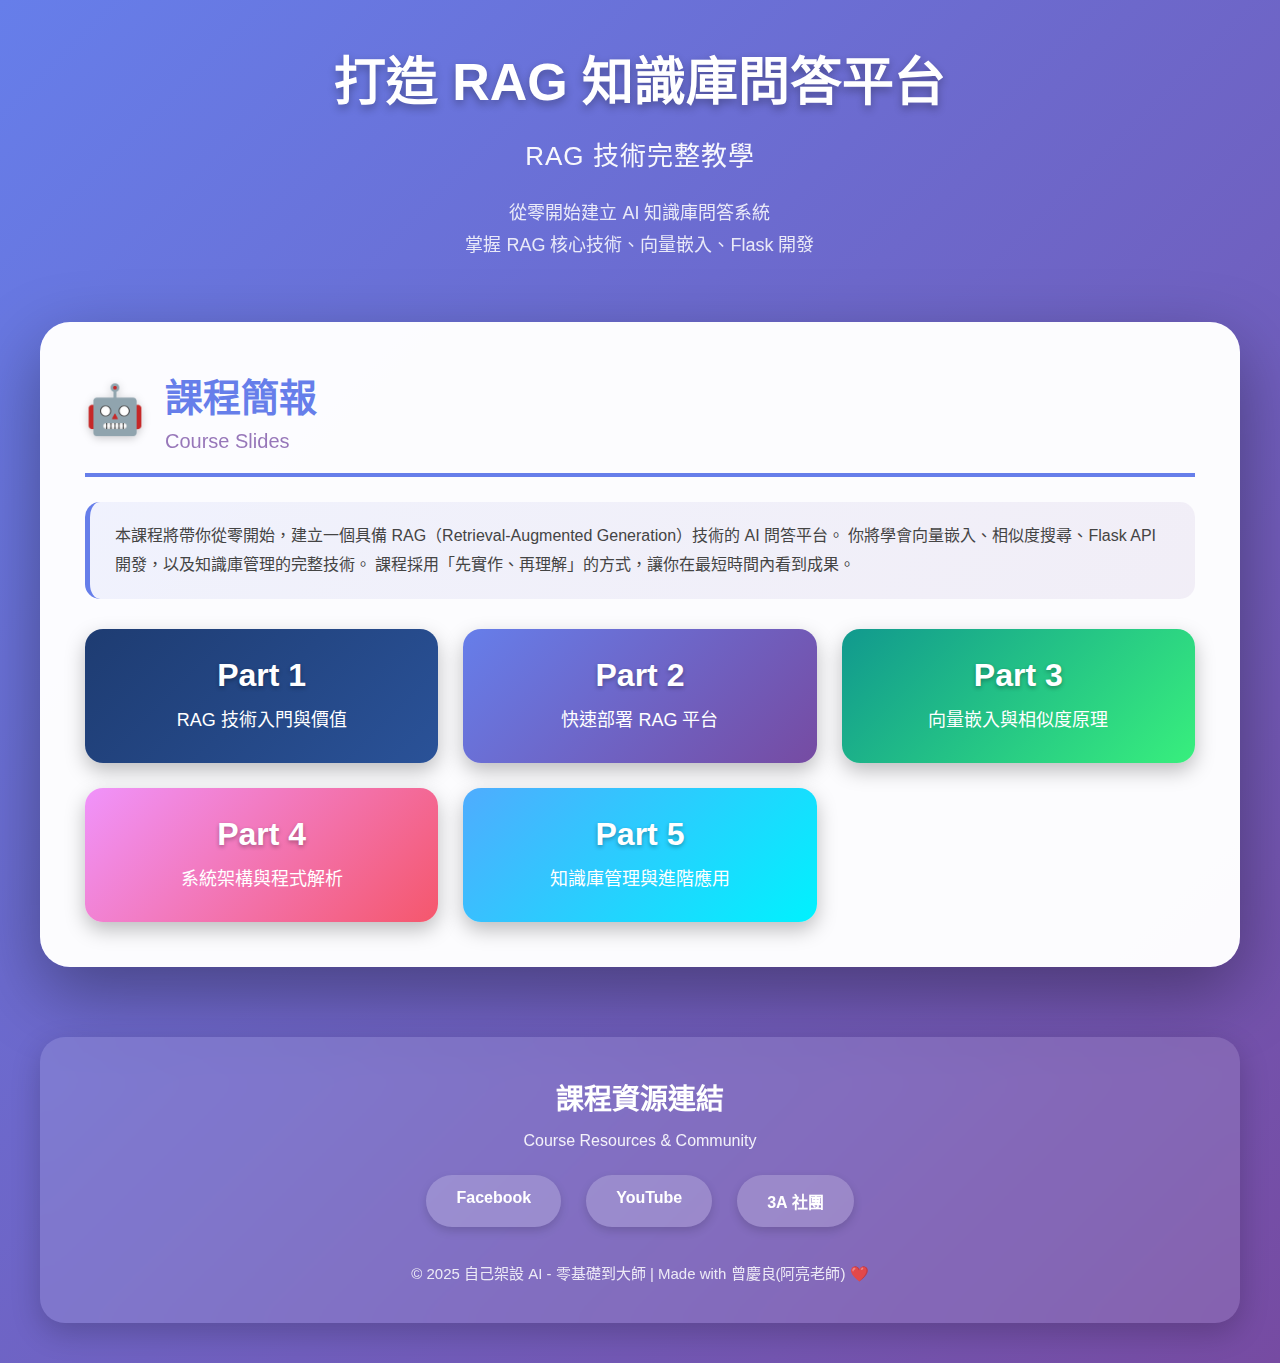
<file: 簡報/index.html>
<!DOCTYPE html>
<html lang="zh-TW">
<head>
    <meta charset="UTF-8">
    <meta name="viewport" content="width=device-width, initial-scale=1.0">
    <title>打造 RAG 知識庫問答平台 - 教學簡報</title>
    <style>
        * {
            margin: 0;
            padding: 0;
            box-sizing: border-box;
        }

        body {
            font-family: 'Microsoft JhengHei', 'Segoe UI', Arial, sans-serif;
            background: linear-gradient(135deg, #667eea 0%, #764ba2 100%);
            min-height: 100vh;
            padding: 40px 20px;
        }

        .container {
            max-width: 1200px;
            margin: 0 auto;
        }

        .header {
            text-align: center;
            color: white;
            margin-bottom: 60px;
            animation: fadeInDown 1s ease;
        }

        .header h1 {
            font-size: 52px;
            margin-bottom: 20px;
            text-shadow: 0 4px 8px rgba(0, 0, 0, 0.3);
            font-weight: 800;
        }

        .header p {
            font-size: 26px;
            opacity: 0.95;
            font-weight: 300;
            letter-spacing: 1px;
        }

        .header .course-info {
            margin-top: 25px;
            font-size: 18px;
            opacity: 0.85;
            line-height: 1.8;
        }

        .main-section {
            background: rgba(255, 255, 255, 0.98);
            border-radius: 30px;
            padding: 45px;
            margin-bottom: 50px;
            box-shadow: 0 25px 70px rgba(0, 0, 0, 0.35);
            animation: fadeInUp 1s ease;
            transition: transform 0.3s ease, box-shadow 0.3s ease;
        }

        .main-section:hover {
            transform: translateY(-5px);
            box-shadow: 0 30px 80px rgba(0, 0, 0, 0.45);
        }

        .section-header {
            display: flex;
            align-items: center;
            gap: 20px;
            margin-bottom: 25px;
            padding-bottom: 20px;
            border-bottom: 4px solid #667eea;
        }

        .section-icon {
            font-size: 48px;
            filter: drop-shadow(0 2px 4px rgba(0, 0, 0, 0.2));
        }

        .section-info {
            flex: 1;
        }

        .section-title {
            font-size: 38px;
            margin-bottom: 8px;
            font-weight: 700;
            color: #667eea;
        }

        .section-subtitle {
            font-size: 20px;
            opacity: 0.75;
            font-weight: 400;
            color: #764ba2;
        }

        .section-description {
            background: linear-gradient(135deg, rgba(102, 126, 234, 0.08), rgba(118, 75, 162, 0.08));
            padding: 20px 25px;
            border-radius: 15px;
            margin-bottom: 30px;
            border-left: 5px solid #667eea;
            font-size: 16px;
            line-height: 1.8;
            color: #444;
        }

        .parts-grid {
            display: grid;
            grid-template-columns: repeat(auto-fill, minmax(320px, 1fr));
            gap: 25px;
            margin-top: 30px;
        }

        .part-card {
            background: linear-gradient(135deg, #667eea 0%, #764ba2 100%);
            border-radius: 18px;
            padding: 28px;
            text-decoration: none;
            color: white;
            transition: all 0.4s cubic-bezier(0.175, 0.885, 0.32, 1.275);
            box-shadow: 0 8px 20px rgba(0, 0, 0, 0.25);
            text-align: center;
            position: relative;
            overflow: hidden;
        }

        .part-card::before {
            content: '';
            position: absolute;
            top: 0;
            left: 0;
            right: 0;
            bottom: 0;
            background: linear-gradient(135deg, rgba(255, 255, 255, 0.1) 0%, rgba(255, 255, 255, 0) 100%);
            opacity: 0;
            transition: opacity 0.3s ease;
        }

        .part-card:hover::before {
            opacity: 1;
        }

        .part-card:hover {
            transform: translateY(-8px) scale(1.03);
            box-shadow: 0 15px 40px rgba(0, 0, 0, 0.45);
        }

        /* 不同顏色主題 */
        .part-card:nth-child(1) { background: linear-gradient(135deg, #1e3c72 0%, #2a5298 100%); }
        .part-card:nth-child(2) { background: linear-gradient(135deg, #667eea 0%, #764ba2 100%); }
        .part-card:nth-child(3) { background: linear-gradient(135deg, #11998e 0%, #38ef7d 100%); }
        .part-card:nth-child(4) { background: linear-gradient(135deg, #f093fb 0%, #f5576c 100%); }
        .part-card:nth-child(5) { background: linear-gradient(135deg, #4facfe 0%, #00f2fe 100%); }

        .part-number {
            font-size: 32px;
            font-weight: 800;
            margin-bottom: 12px;
            text-shadow: 0 2px 4px rgba(0, 0, 0, 0.3);
            position: relative;
            z-index: 1;
        }

        .part-title {
            font-size: 18px;
            line-height: 1.6;
            font-weight: 500;
            position: relative;
            z-index: 1;
        }

        .footer {
            text-align: center;
            color: white;
            margin-top: 70px;
            padding: 40px;
            background: rgba(255, 255, 255, 0.12);
            border-radius: 25px;
            backdrop-filter: blur(15px);
            box-shadow: 0 10px 30px rgba(0, 0, 0, 0.2);
        }

        .footer h3 {
            font-size: 28px;
            margin-bottom: 15px;
            font-weight: 700;
        }

        .footer p {
            font-size: 16px;
            opacity: 0.9;
        }

        .footer-links {
            display: flex;
            justify-content: center;
            gap: 25px;
            margin-top: 25px;
            flex-wrap: wrap;
        }

        .footer-link {
            background: rgba(255, 255, 255, 0.2);
            color: white;
            padding: 14px 30px;
            border-radius: 30px;
            text-decoration: none;
            transition: all 0.3s ease;
            font-weight: 600;
            font-size: 16px;
            box-shadow: 0 4px 10px rgba(0, 0, 0, 0.15);
        }

        .footer-link:hover {
            background: rgba(255, 255, 255, 0.35);
            transform: translateY(-3px);
            box-shadow: 0 6px 15px rgba(0, 0, 0, 0.25);
            text-decoration: none;
        }

        .progress-indicator {
            position: fixed;
            top: 0;
            left: 0;
            height: 4px;
            background: linear-gradient(90deg, #667eea 0%, #764ba2 100%);
            z-index: 10000;
            transition: width 0.3s ease;
        }

        @keyframes fadeInDown {
            from {
                opacity: 0;
                transform: translateY(-40px);
            }
            to {
                opacity: 1;
                transform: translateY(0);
            }
        }

        @keyframes fadeInUp {
            from {
                opacity: 0;
                transform: translateY(40px);
            }
            to {
                opacity: 1;
                transform: translateY(0);
            }
        }

        @media (max-width: 768px) {
            .header h1 {
                font-size: 32px;
            }

            .header p {
                font-size: 18px;
            }

            .header .course-info {
                font-size: 14px;
            }

            .main-section {
                padding: 30px 25px;
            }

            .section-header {
                flex-direction: column;
                text-align: center;
                gap: 10px;
            }

            .section-title {
                font-size: 26px;
            }

            .section-subtitle {
                font-size: 16px;
            }

            .parts-grid {
                grid-template-columns: 1fr;
                gap: 18px;
            }

            .part-card {
                padding: 22px;
            }

            .part-number {
                font-size: 26px;
            }

            .part-title {
                font-size: 16px;
            }

            .footer-links {
                flex-direction: column;
                gap: 15px;
            }
        }
    </style>
</head>
<body>
    <div class="progress-indicator" id="progressBar"></div>

    <div class="container">
        <div class="header">
            <h1>打造 RAG 知識庫問答平台</h1>
            <p>RAG 技術完整教學</p>
            <div class="course-info">
                從零開始建立 AI 知識庫問答系統<br>
                掌握 RAG 核心技術、向量嵌入、Flask 開發
            </div>
        </div>

        <!-- Main Section -->
        <div class="main-section">
            <div class="section-header">
                <div class="section-icon">🤖</div>
                <div class="section-info">
                    <h2 class="section-title">課程簡報</h2>
                    <p class="section-subtitle">Course Slides</p>
                </div>
            </div>
            <div class="section-description">
                本課程將帶你從零開始，建立一個具備 RAG（Retrieval-Augmented Generation）技術的 AI 問答平台。
                你將學會向量嵌入、相似度搜尋、Flask API 開發，以及知識庫管理的完整技術。
                課程採用「先實作、再理解」的方式，讓你在最短時間內看到成果。
            </div>
            <div class="parts-grid">
                <a href="Part1_RAG技術入門與價值.html" class="part-card">
                    <div class="part-number">Part 1</div>
                    <div class="part-title">RAG 技術入門與價值</div>
                </a>
                <a href="Part2_快速部署RAG平台.html" class="part-card">
                    <div class="part-number">Part 2</div>
                    <div class="part-title">快速部署 RAG 平台</div>
                </a>
                <a href="Part3_向量嵌入與相似度原理.html" class="part-card">
                    <div class="part-number">Part 3</div>
                    <div class="part-title">向量嵌入與相似度原理</div>
                </a>
                <a href="Part4_系統架構與程式解析.html" class="part-card">
                    <div class="part-number">Part 4</div>
                    <div class="part-title">系統架構與程式解析</div>
                </a>
                <a href="Part5_知識庫管理與進階應用.html" class="part-card">
                    <div class="part-number">Part 5</div>
                    <div class="part-title">知識庫管理與進階應用</div>
                </a>
            </div>
        </div>

        <!-- Footer -->
        <div class="footer">
            <h3>課程資源連結</h3>
            <p>Course Resources & Community</p>
            <div class="footer-links">
                <a href="https://www.facebook.com/?locale=zh_TW" target="_blank" class="footer-link">Facebook</a>
                <a href="https://www.youtube.com/@Liang-yt02" target="_blank" class="footer-link">YouTube</a>
                <a href="https://www.facebook.com/groups/2754139931432955?locale=zh_TW" target="_blank" class="footer-link">3A 社團</a>
            </div>
            <p style="margin-top: 35px; opacity: 0.85; font-size: 15px;">© 2025 自己架設 AI - 零基礎到大師 | Made with 曾慶良(阿亮老師) ❤️</p>
        </div>
    </div>

    <script>
        // 滾動進度條
        window.addEventListener('scroll', () => {
            const winScroll = document.body.scrollTop || document.documentElement.scrollTop;
            const height = document.documentElement.scrollHeight - document.documentElement.clientHeight;
            const scrolled = (winScroll / height) * 100;
            document.getElementById('progressBar').style.width = scrolled + '%';
        });
    </script>
</body>
</html>
</file>
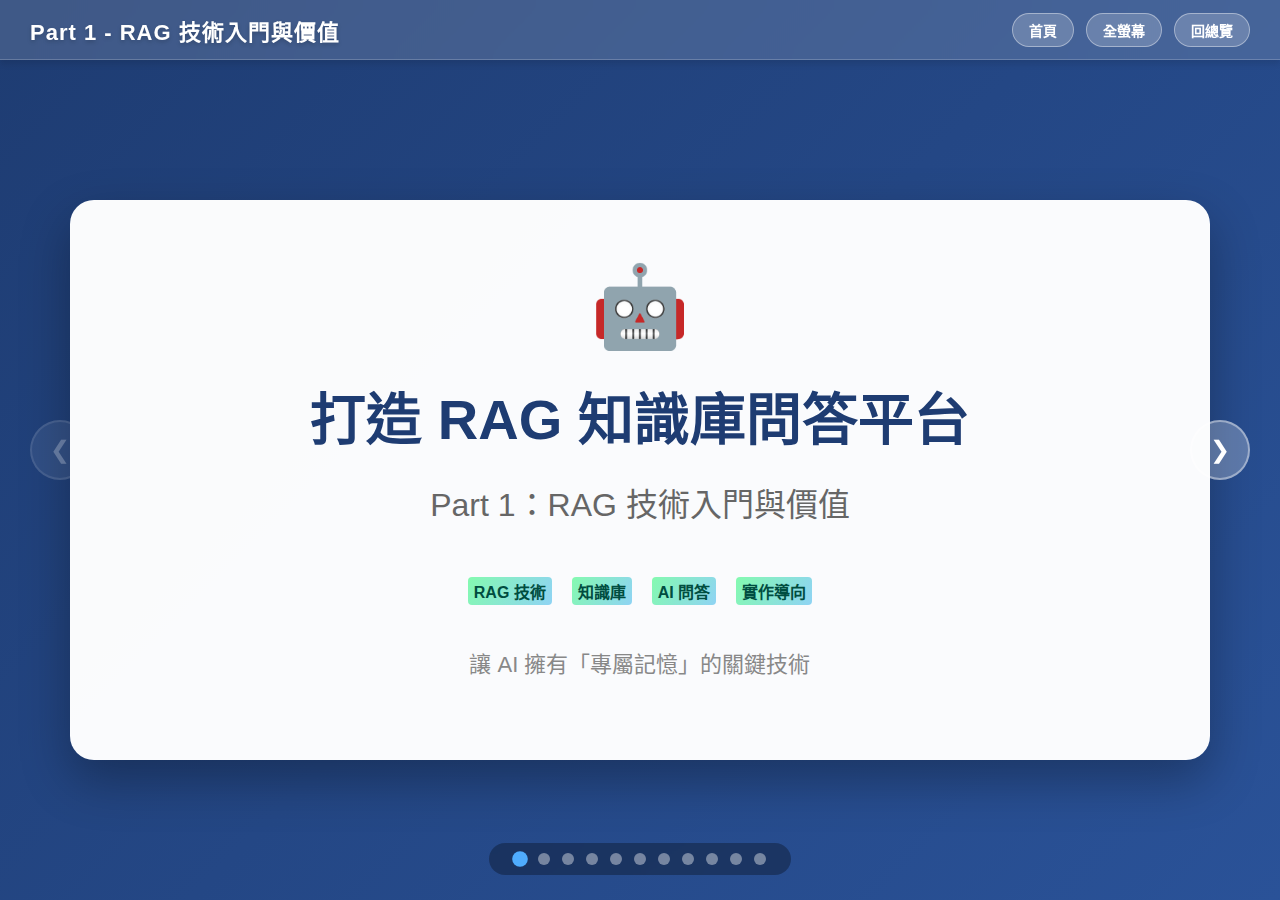
<file: 簡報/Part1_RAG技術入門與價值.html>
<!DOCTYPE html>
<html lang="zh-TW">
<head>
    <meta charset="UTF-8">
    <meta name="viewport" content="width=device-width, initial-scale=1.0">
    <title>Part 1 - RAG 技術入門與價值</title>
    <style>
        * {
            margin: 0;
            padding: 0;
            box-sizing: border-box;
        }

        body {
            font-family: 'Microsoft JhengHei', 'Segoe UI', Arial, sans-serif;
            background: linear-gradient(135deg, #1e3c72 0%, #2a5298 100%);
            min-height: 100vh;
            overflow: hidden;
            color: #333;
        }

        .nav-bar {
            position: fixed;
            top: 0; left: 0; right: 0;
            height: 60px;
            background: rgba(255, 255, 255, 0.15);
            backdrop-filter: blur(12px);
            border-bottom: 1px solid rgba(255, 255, 255, 0.2);
            display: flex;
            justify-content: space-between;
            align-items: center;
            padding: 0 30px;
            z-index: 10000;
            box-shadow: 0 4px 6px rgba(0,0,0,0.1);
        }

        .nav-title {
            font-size: 22px;
            font-weight: 700;
            color: #fff;
            letter-spacing: 1px;
            text-shadow: 0 2px 4px rgba(0,0,0,0.2);
        }

        .nav-buttons { display: flex; gap: 12px; }

        .nav-btn {
            background: rgba(255, 255, 255, 0.2);
            border: 1px solid rgba(255, 255, 255, 0.4);
            color: white;
            padding: 6px 16px;
            border-radius: 20px;
            cursor: pointer;
            font-size: 14px;
            font-weight: 600;
            text-decoration: none;
            transition: all 0.3s ease;
            display: flex;
            align-items: center;
            gap: 6px;
        }

        .nav-btn:hover {
            background: rgba(255, 255, 255, 0.4);
            transform: translateY(-2px);
        }

        .nav-arrow {
            position: fixed;
            top: 50%;
            transform: translateY(-50%);
            background: rgba(255,255,255,0.25);
            color: white;
            width: 60px; height: 60px;
            border-radius: 50%;
            border: 2px solid rgba(255,255,255,0.4);
            font-size: 24px;
            cursor: pointer;
            z-index: 9000;
            transition: all 0.3s;
            display: flex;
            align-items: center;
            justify-content: center;
        }
        .nav-arrow:hover {
            background: rgba(255,255,255,0.5);
            transform: translateY(-50%) scale(1.1);
        }
        .prev-arrow { left: 30px; }
        .next-arrow { right: 30px; }
        .nav-arrow:disabled { opacity: 0.3; cursor: not-allowed; }

        .slide-container {
            width: 100%;
            height: 100vh;
            padding-top: 60px;
            position: relative;
            z-index: 1;
        }

        .slide {
            position: absolute;
            top: 60px; left: 0;
            width: 100%;
            height: calc(100vh - 60px);
            display: none;
            align-items: center;
            justify-content: center;
            padding: 40px;
            opacity: 0;
            transition: opacity 0.4s ease;
            z-index: 10;
        }

        .slide.active {
            display: flex;
            opacity: 1;
            z-index: 20;
        }

        .content-card {
            background: rgba(255, 255, 255, 0.98);
            border-radius: 24px;
            box-shadow: 0 20px 50px rgba(0, 0, 0, 0.3);
            padding: 60px;
            max-width: 1400px;
            width: 95%;
            max-height: 88vh;
            overflow-y: auto;
            position: relative;
        }

        h1 { color: #1e3c72; font-size: 56px; margin-bottom: 24px; text-align: center; }
        h2 { color: #2a5298; font-size: 38px; margin-bottom: 35px; border-bottom: 3px solid #1e3c72; padding-bottom: 12px; }
        h3 { color: #1e3c72; font-size: 26px; margin: 30px 0 15px 0; }
        p, li { font-size: 22px; line-height: 1.8; color: #444; margin-bottom: 15px; }
        code { background: #f0f2f5; padding: 3px 8px; border-radius: 6px; font-family: monospace; color: #d63384; font-weight: 600; font-size: 0.95em; }
        pre { background: #282c34; color: #abb2bf; padding: 25px; border-radius: 12px; overflow-x: auto; margin: 25px 0; font-size: 18px; line-height: 1.6; font-family: monospace; }
        .box { padding: 25px; border-radius: 12px; margin: 25px 0; border-left: 6px solid; font-size: 20px; }
        .info { background: #e3f2fd; border-color: #2196f3; color: #0d47a1; }
        .warning { background: #fff3cd; border-color: #ffc107; color: #856404; }
        .success { background: #d4edda; border-color: #28a745; color: #155724; }
        .highlight { background: linear-gradient(120deg, #84fab0 0%, #8fd3f4 100%); padding: 2px 6px; border-radius: 4px; font-weight: bold; color: #004d40; }

        .concept-grid { display: grid; grid-template-columns: repeat(auto-fit, minmax(300px, 1fr)); gap: 25px; margin-top: 30px; }
        .concept-card { background: #f8f9fa; padding: 25px; border-radius: 15px; border: 1px solid #e9ecef; transition: transform 0.3s; }
        .concept-card:hover { transform: translateY(-8px); border-color: #4facfe; }

        .comparison-table { width: 100%; border-collapse: collapse; margin: 25px 0; font-size: 18px; }
        .comparison-table th, .comparison-table td { padding: 15px; border: 1px solid #ddd; text-align: left; }
        .comparison-table th { background: #1e3c72; color: white; }
        .comparison-table tr:nth-child(even) { background: #f8f9fa; }

        .indicators { position: fixed; bottom: 25px; left: 50%; transform: translateX(-50%); display: flex; gap: 12px; z-index: 4000; padding: 10px 25px; background: rgba(0,0,0,0.3); border-radius: 30px; backdrop-filter: blur(5px); }
        .dot { width: 12px; height: 12px; background: rgba(255,255,255,0.4); border-radius: 50%; cursor: pointer; }
        .dot.active { background: #4facfe; transform: scale(1.3); }

        .emoji-large { font-size: 80px; margin-bottom: 20px; }
        .center { text-align: center; }

        .step-list { counter-reset: step; list-style: none; padding-left: 0; }
        .step-list li { counter-increment: step; padding: 20px 20px 20px 70px; margin: 15px 0; background: #f8f9fa; border-radius: 12px; position: relative; }
        .step-list li::before { content: counter(step); position: absolute; left: 15px; top: 50%; transform: translateY(-50%); background: #1e3c72; color: white; width: 40px; height: 40px; border-radius: 50%; display: flex; align-items: center; justify-content: center; font-weight: bold; font-size: 20px; }
    </style>
</head>
<body>

    <div class="nav-bar">
        <div class="nav-title">Part 1 - RAG 技術入門與價值</div>
        <div class="nav-buttons">
            <button class="nav-btn" onclick="goToSlide(0)">首頁</button>
            <button class="nav-btn" onclick="toggleFullscreen()">全螢幕</button>
            <a href="index.html" class="nav-btn">回總覽</a>
        </div>
    </div>

    <div class="slide-container">

        <!-- Slide 1: 封面 -->
        <div class="slide active">
            <div class="content-card center">
                <div class="emoji-large">🤖</div>
                <h1>打造 RAG 知識庫問答平台</h1>
                <h2 style="border: none; font-weight: normal; font-size: 32px; color: #666;">
                    Part 1：RAG 技術入門與價值
                </h2>
                <div style="margin-top: 40px; display: flex; gap: 20px; justify-content: center; flex-wrap: wrap;">
                    <span class="highlight">RAG 技術</span>
                    <span class="highlight">知識庫</span>
                    <span class="highlight">AI 問答</span>
                    <span class="highlight">實作導向</span>
                </div>
                <p style="margin-top: 40px; color: #888;">讓 AI 擁有「專屬記憶」的關鍵技術</p>
            </div>
        </div>

        <!-- Slide 2: 學習目標 -->
        <div class="slide">
            <div class="content-card">
                <h2>🎯 本單元學習目標</h2>
                <p>完成這個單元後，你將能夠：</p>
                <div class="concept-grid">
                    <div class="concept-card">
                        <h3>1. 理解 RAG</h3>
                        <p>了解 RAG（檢索增強生成）的核心概念與運作原理</p>
                    </div>
                    <div class="concept-card">
                        <h3>2. 知道 RAG 價值</h3>
                        <p>明白為什麼 RAG 對企業與個人 AI 應用如此重要</p>
                    </div>
                    <div class="concept-card">
                        <h3>3. 認識應用場景</h3>
                        <p>掌握 RAG 技術在各種情境中的實際應用</p>
                    </div>
                    <div class="concept-card">
                        <h3>4. 準備動手實作</h3>
                        <p>為後續的實作建立必要的背景知識</p>
                    </div>
                </div>
            </div>
        </div>

        <!-- Slide 3: AI 的限制 -->
        <div class="slide">
            <div class="content-card">
                <h2>🤔 你有沒有遇過這些問題？</h2>
                <div class="concept-grid">
                    <div class="concept-card">
                        <h3>❌ 時效性問題</h3>
                        <p>「AI 不知道最新的產品資訊」</p>
                        <p style="color: #666; font-size: 18px;">AI 的訓練資料有截止日期</p>
                    </div>
                    <div class="concept-card">
                        <h3>❌ 專業性問題</h3>
                        <p>「AI 不了解我們公司的內部流程」</p>
                        <p style="color: #666; font-size: 18px;">AI 只有通用知識，沒有你的專業資料</p>
                    </div>
                    <div class="concept-card">
                        <h3>❌ 可靠性問題</h3>
                        <p>「AI 有時會胡說八道」</p>
                        <p style="color: #666; font-size: 18px;">AI 會產生「幻覺」，回答看似合理但錯誤的內容</p>
                    </div>
                    <div class="concept-card">
                        <h3>❌ 來源不明</h3>
                        <p>「AI 的答案不知道從哪來的」</p>
                        <p style="color: #666; font-size: 18px;">無法追溯資訊來源，難以驗證正確性</p>
                    </div>
                </div>
                <div class="box info" style="margin-top: 30px;">
                    <strong>這些問題的解決方案就是：RAG 技術！</strong>
                </div>
            </div>
        </div>

        <!-- Slide 4: 什麼是 RAG -->
        <div class="slide">
            <div class="content-card">
                <h2>📚 什麼是 RAG？</h2>
                <div style="text-align: center; margin: 30px 0;">
                    <h3 style="font-size: 36px; color: #1e3c72;">
                        <span class="highlight">R</span>etrieval-<span class="highlight">A</span>ugmented <span class="highlight">G</span>eneration
                    </h3>
                    <p style="font-size: 28px; color: #666; margin-top: 15px;">檢索增強生成</p>
                </div>
                <div class="concept-grid">
                    <div class="concept-card" style="background: #e3f2fd;">
                        <h3>🔍 Retrieval（檢索）</h3>
                        <p>在回答問題前，先從知識庫中「找出」相關資料</p>
                    </div>
                    <div class="concept-card" style="background: #fff3cd;">
                        <h3>⬆️ Augmented（增強）</h3>
                        <p>用找到的資料「加強」AI 的背景知識</p>
                    </div>
                    <div class="concept-card" style="background: #d4edda;">
                        <h3>✍️ Generation（生成）</h3>
                        <p>AI 基於增強後的知識「產生」精準答案</p>
                    </div>
                </div>
                <div class="box success" style="margin-top: 30px;">
                    <strong>簡單說：RAG = 先找資料，再回答問題</strong>
                </div>
            </div>
        </div>

        <!-- Slide 5: 生活化比喻 -->
        <div class="slide">
            <div class="content-card">
                <h2>💡 用生活來理解 RAG</h2>
                <div style="display: flex; gap: 40px; margin-top: 30px; flex-wrap: wrap;">
                    <div style="flex: 1; min-width: 300px;">
                        <h3>📝 傳統 AI</h3>
                        <p>就像一個學生只靠記憶回答考試題目</p>
                        <ul>
                            <li>只能用腦袋裡記得的東西</li>
                            <li>可能記錯或記不清楚</li>
                            <li>無法回答訓練時沒學過的內容</li>
                        </ul>
                    </div>
                    <div style="flex: 1; min-width: 300px;">
                        <h3>📚 RAG AI</h3>
                        <p>就像一個學生可以翻閱課本來回答問題</p>
                        <ul>
                            <li>先從課本找到相關段落</li>
                            <li>根據找到的內容整理答案</li>
                            <li>答案有明確的參考來源</li>
                        </ul>
                    </div>
                </div>
                <div class="box info" style="margin-top: 30px;">
                    <strong>RAG 讓 AI 擁有了「翻閱資料」的能力！</strong>
                </div>
            </div>
        </div>

        <!-- Slide 6: 傳統 AI vs RAG -->
        <div class="slide">
            <div class="content-card">
                <h2>⚖️ 傳統 AI vs RAG AI</h2>
                <table class="comparison-table">
                    <tr>
                        <th>比較項目</th>
                        <th>傳統 AI</th>
                        <th>RAG AI</th>
                    </tr>
                    <tr>
                        <td><strong>知識來源</strong></td>
                        <td>僅限訓練資料</td>
                        <td>訓練資料 + 外部知識庫</td>
                    </tr>
                    <tr>
                        <td><strong>時效性</strong></td>
                        <td>❌ 資料有截止日期</td>
                        <td>✅ 可隨時更新</td>
                    </tr>
                    <tr>
                        <td><strong>專業性</strong></td>
                        <td>❌ 只有通用知識</td>
                        <td>✅ 可客製化專業領域</td>
                    </tr>
                    <tr>
                        <td><strong>可靠性</strong></td>
                        <td>❌ 可能產生幻覺</td>
                        <td>✅ 基於真實文件</td>
                    </tr>
                    <tr>
                        <td><strong>可追溯</strong></td>
                        <td>❌ 無法確認來源</td>
                        <td>✅ 顯示參考來源</td>
                    </tr>
                    <tr>
                        <td><strong>更新成本</strong></td>
                        <td>❌ 需重新訓練模型</td>
                        <td>✅ 只需更新知識庫</td>
                    </tr>
                </table>
            </div>
        </div>

        <!-- Slide 7: RAG 運作流程 -->
        <div class="slide">
            <div class="content-card">
                <h2>🔄 RAG 運作流程</h2>
                <ol class="step-list">
                    <li>
                        <strong>使用者提問</strong><br>
                        <span style="color: #666;">例如：「什麼是 Flask？」</span>
                    </li>
                    <li>
                        <strong>問題向量化</strong><br>
                        <span style="color: #666;">將問題轉換成數學向量（一串數字）</span>
                    </li>
                    <li>
                        <strong>相似度搜尋</strong><br>
                        <span style="color: #666;">在知識庫中找出最相關的內容</span>
                    </li>
                    <li>
                        <strong>上下文注入</strong><br>
                        <span style="color: #666;">將找到的知識提供給 AI 作為參考</span>
                    </li>
                    <li>
                        <strong>AI 生成答案</strong><br>
                        <span style="color: #666;">AI 根據知識庫內容產生精準回答</span>
                    </li>
                    <li>
                        <strong>顯示結果與來源</strong><br>
                        <span style="color: #666;">呈現答案並標示參考來源</span>
                    </li>
                </ol>
            </div>
        </div>

        <!-- Slide 8: 應用場景 -->
        <div class="slide">
            <div class="content-card">
                <h2>🎯 RAG 應用場景</h2>
                <div class="concept-grid">
                    <div class="concept-card">
                        <h3>🏢 企業知識管理</h3>
                        <p>將公司文件、操作手冊整理成知識庫</p>
                        <p style="color: #28a745;">員工提問 → AI 從內部文件找答案</p>
                    </div>
                    <div class="concept-card">
                        <h3>🎧 客服問答系統</h3>
                        <p>整理常見問題，提供即時自動回覆</p>
                        <p style="color: #28a745;">7/24 自動化客服支援</p>
                    </div>
                    <div class="concept-card">
                        <h3>🎓 教育學習平台</h3>
                        <p>建立課程知識庫，學生隨時提問</p>
                        <p style="color: #28a745;">AI 助教協助學習</p>
                    </div>
                    <div class="concept-card">
                        <h3>📖 技術文件問答</h3>
                        <p>API 文件、故障排除指南</p>
                        <p style="color: #28a745;">開發者快速找到解答</p>
                    </div>
                    <div class="concept-card">
                        <h3>⚖️ 專業領域諮詢</h3>
                        <p>法律、醫療、金融等專業知識</p>
                        <p style="color: #28a745;">提供有根據的專業建議</p>
                    </div>
                    <div class="concept-card">
                        <h3>📝 個人知識管理</h3>
                        <p>整理讀書筆記、學習心得</p>
                        <p style="color: #28a745;">打造專屬 AI 助手</p>
                    </div>
                </div>
            </div>
        </div>

        <!-- Slide 9: 我們要做的專案 -->
        <div class="slide">
            <div class="content-card">
                <h2>🚀 我們要打造的專案</h2>
                <div class="box success">
                    <h3 style="margin-bottom: 15px;">RAG 知識庫 AI 問答平台</h3>
                    <p>一個完整的 AI 問答系統，具備以下功能：</p>
                </div>
                <div class="concept-grid" style="margin-top: 30px;">
                    <div class="concept-card">
                        <h3>✅ 多 AI 模型支援</h3>
                        <p>OpenAI GPT-4o、Google Gemini 2.0</p>
                    </div>
                    <div class="concept-card">
                        <h3>✅ 向量相似度搜尋</h3>
                        <p>智慧語意搜尋，找出最相關內容</p>
                    </div>
                    <div class="concept-card">
                        <h3>✅ 知識庫管理</h3>
                        <p>新增、編輯、刪除、批次匯入</p>
                    </div>
                    <div class="concept-card">
                        <h3>✅ 來源引用</h3>
                        <p>顯示答案的參考來源與相似度</p>
                    </div>
                    <div class="concept-card">
                        <h3>✅ Google 試算表整合</h3>
                        <p>一鍵同步雲端知識庫</p>
                    </div>
                    <div class="concept-card">
                        <h3>✅ 現代化介面</h3>
                        <p>美觀易用的網頁對話介面</p>
                    </div>
                </div>
            </div>
        </div>

        <!-- Slide 10: 專案預覽 -->
        <div class="slide">
            <div class="content-card">
                <h2>👀 專案預覽</h2>
                <div style="display: flex; gap: 30px; margin-top: 30px; flex-wrap: wrap;">
                    <div style="flex: 1; min-width: 350px;">
                        <h3>🖥️ 主要畫面</h3>
                        <div class="box info">
                            <ul style="margin: 0;">
                                <li>聊天對話介面</li>
                                <li>AI 模型切換</li>
                                <li>知識庫管理面板</li>
                                <li>設定對話框</li>
                            </ul>
                        </div>
                    </div>
                    <div style="flex: 1; min-width: 350px;">
                        <h3>⚡ 核心體驗</h3>
                        <div class="box success">
                            <ul style="margin: 0;">
                                <li>提問 → 立即得到答案</li>
                                <li>答案下方顯示「參考來源」</li>
                                <li>相似度百分比一目了然</li>
                                <li>隨時新增、更新知識</li>
                            </ul>
                        </div>
                    </div>
                </div>
                <div class="box warning" style="margin-top: 30px;">
                    <strong>下一個 Part：我們將實際動手部署這個平台！</strong>
                </div>
            </div>
        </div>

        <!-- Slide 11: 本單元總結 -->
        <div class="slide">
            <div class="content-card">
                <h2>📝 Part 1 總結</h2>
                <div class="concept-grid">
                    <div class="concept-card" style="background: #e3f2fd;">
                        <h3>RAG 是什麼</h3>
                        <p>檢索增強生成 = 先找資料再回答</p>
                    </div>
                    <div class="concept-card" style="background: #fff3cd;">
                        <h3>為什麼需要 RAG</h3>
                        <p>解決 AI 的時效性、專業性、可靠性限制</p>
                    </div>
                    <div class="concept-card" style="background: #d4edda;">
                        <h3>核心流程</h3>
                        <p>提問 → 檢索 → 增強 → 生成 → 引用來源</p>
                    </div>
                    <div class="concept-card" style="background: #f8d7da;">
                        <h3>應用價值</h3>
                        <p>企業知識管理、客服、教育、專業諮詢</p>
                    </div>
                </div>
                <div class="box success" style="margin-top: 40px; text-align: center;">
                    <h3>🎉 準備好了嗎？</h3>
                    <p style="font-size: 24px;">下一個 Part：動手部署你的第一個 RAG 平台！</p>
                </div>
            </div>
        </div>

    </div>

    <button class="nav-arrow prev-arrow" id="prevBtn" onclick="changeSlide(-1)">❮</button>
    <button class="nav-arrow next-arrow" id="nextBtn" onclick="changeSlide(1)">❯</button>

    <div class="indicators" id="indicatorContainer"></div>

    <script>
        let currentSlide = 0;
        const slides = document.querySelectorAll('.slide');
        const totalSlides = slides.length;

        function init() {
            createIndicators();
            showSlide(0);
            updateButtons();
            document.addEventListener('keydown', handleKeydown);
        }

        function handleKeydown(e) {
            if (e.key === 'ArrowLeft') changeSlide(-1);
            if (e.key === 'ArrowRight') changeSlide(1);
        }

        function createIndicators() {
            const container = document.getElementById('indicatorContainer');
            container.innerHTML = '';
            slides.forEach((_, index) => {
                const dot = document.createElement('div');
                dot.className = 'dot';
                dot.onclick = () => goToSlide(index);
                container.appendChild(dot);
            });
        }

        function showSlide(index) {
            if (index < 0) index = 0;
            if (index >= totalSlides) index = totalSlides - 1;

            slides.forEach(slide => slide.classList.remove('active'));
            slides[index].classList.add('active');
            currentSlide = index;

            const dots = document.querySelectorAll('.dot');
            dots.forEach((dot, idx) => {
                dot.classList.toggle('active', idx === index);
            });

            updateButtons();
        }

        function changeSlide(direction) {
            showSlide(currentSlide + direction);
        }

        function goToSlide(index) {
            showSlide(index);
        }

        function updateButtons() {
            document.getElementById('prevBtn').disabled = currentSlide === 0;
            document.getElementById('nextBtn').disabled = currentSlide === totalSlides - 1;
        }

        function toggleFullscreen() {
            if (!document.fullscreenElement) {
                document.documentElement.requestFullscreen();
            } else {
                if (document.exitFullscreen) {
                    document.exitFullscreen();
                }
            }
        }

        init();
    </script>
</body>
</html>
</file>
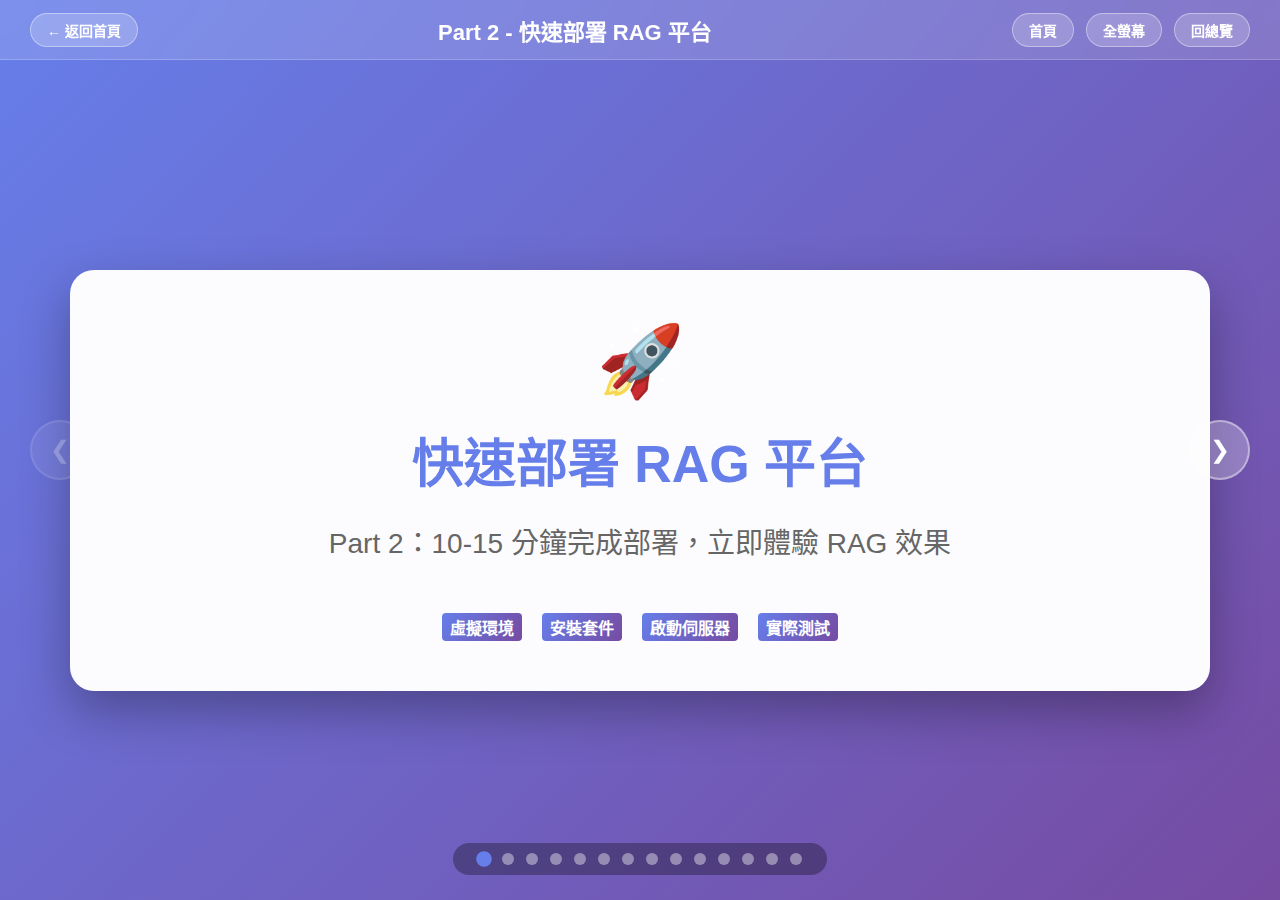
<file: 簡報/Part2_快速部署RAG平台.html>
<!DOCTYPE html>
<html lang="zh-TW">
<head>
    <meta charset="UTF-8">
    <meta name="viewport" content="width=device-width, initial-scale=1.0">
    <title>Part 2 - 快速部署 RAG 平台</title>
    <style>
        * { margin: 0; padding: 0; box-sizing: border-box; }
        body {
            font-family: 'Microsoft JhengHei', 'Segoe UI', Arial, sans-serif;
            background: linear-gradient(135deg, #667eea 0%, #764ba2 100%);
            min-height: 100vh;
            overflow: hidden;
            color: #333;
        }
        .nav-bar {
            position: fixed;
            top: 0; left: 0; right: 0;
            height: 60px;
            background: rgba(255, 255, 255, 0.15);
            backdrop-filter: blur(12px);
            border-bottom: 1px solid rgba(255, 255, 255, 0.2);
            display: flex;
            justify-content: space-between;
            align-items: center;
            padding: 0 30px;
            z-index: 10000;
        }
        .nav-title { font-size: 22px; font-weight: 700; color: #fff; }
        .nav-buttons { display: flex; gap: 12px; }
        .nav-btn {
            background: rgba(255, 255, 255, 0.2);
            border: 1px solid rgba(255, 255, 255, 0.4);
            color: white;
            padding: 6px 16px;
            border-radius: 20px;
            cursor: pointer;
            font-size: 14px;
            font-weight: 600;
            text-decoration: none;
            transition: all 0.3s ease;
        }
        .nav-btn:hover { background: rgba(255, 255, 255, 0.4); transform: translateY(-2px); }
        .nav-arrow {
            position: fixed;
            top: 50%;
            transform: translateY(-50%);
            background: rgba(255,255,255,0.25);
            color: white;
            width: 60px; height: 60px;
            border-radius: 50%;
            border: 2px solid rgba(255,255,255,0.4);
            font-size: 24px;
            cursor: pointer;
            z-index: 9000;
            transition: all 0.3s;
            display: flex;
            align-items: center;
            justify-content: center;
        }
        .nav-arrow:hover { background: rgba(255,255,255,0.5); transform: translateY(-50%) scale(1.1); }
        .prev-arrow { left: 30px; }
        .next-arrow { right: 30px; }
        .nav-arrow:disabled { opacity: 0.3; cursor: not-allowed; }
        .slide-container { width: 100%; height: 100vh; padding-top: 60px; position: relative; z-index: 1; }
        .slide {
            position: absolute;
            top: 60px; left: 0;
            width: 100%;
            height: calc(100vh - 60px);
            display: none;
            align-items: center;
            justify-content: center;
            padding: 40px;
            opacity: 0;
            transition: opacity 0.4s ease;
            z-index: 10;
        }
        .slide.active { display: flex; opacity: 1; z-index: 20; }
        .content-card {
            background: rgba(255, 255, 255, 0.98);
            border-radius: 24px;
            box-shadow: 0 20px 50px rgba(0, 0, 0, 0.3);
            padding: 50px;
            max-width: 1400px;
            width: 95%;
            max-height: 88vh;
            overflow-y: auto;
        }
        h1 { color: #667eea; font-size: 52px; margin-bottom: 24px; text-align: center; }
        h2 { color: #764ba2; font-size: 36px; margin-bottom: 30px; border-bottom: 3px solid #667eea; padding-bottom: 12px; }
        h3 { color: #667eea; font-size: 24px; margin: 25px 0 15px 0; }
        p, li { font-size: 20px; line-height: 1.8; color: #444; margin-bottom: 12px; }
        code { background: #f0f2f5; padding: 3px 8px; border-radius: 6px; font-family: 'Consolas', monospace; color: #d63384; font-weight: 600; }
        pre { background: #1e1e1e; color: #d4d4d4; padding: 20px; border-radius: 12px; overflow-x: auto; margin: 20px 0; font-size: 16px; line-height: 1.6; font-family: 'Consolas', monospace; }
        .box { padding: 20px; border-radius: 12px; margin: 20px 0; border-left: 6px solid; font-size: 18px; }
        .info { background: #e3f2fd; border-color: #2196f3; color: #0d47a1; }
        .warning { background: #fff3cd; border-color: #ffc107; color: #856404; }
        .success { background: #d4edda; border-color: #28a745; color: #155724; }
        .danger { background: #f8d7da; border-color: #dc3545; color: #721c24; }
        .highlight { background: linear-gradient(120deg, #667eea 0%, #764ba2 100%); padding: 2px 8px; border-radius: 4px; font-weight: bold; color: white; }
        .concept-grid { display: grid; grid-template-columns: repeat(auto-fit, minmax(280px, 1fr)); gap: 20px; margin-top: 25px; }
        .concept-card { background: #f8f9fa; padding: 20px; border-radius: 15px; border: 1px solid #e9ecef; transition: transform 0.3s; }
        .concept-card:hover { transform: translateY(-5px); border-color: #667eea; }
        .indicators { position: fixed; bottom: 25px; left: 50%; transform: translateX(-50%); display: flex; gap: 12px; z-index: 4000; padding: 10px 25px; background: rgba(0,0,0,0.3); border-radius: 30px; }
        .dot { width: 12px; height: 12px; background: rgba(255,255,255,0.4); border-radius: 50%; cursor: pointer; }
        .dot.active { background: #667eea; transform: scale(1.3); }
        .emoji-large { font-size: 70px; margin-bottom: 20px; }
        .center { text-align: center; }
        .step-box { background: linear-gradient(135deg, #667eea 0%, #764ba2 100%); color: white; padding: 15px 25px; border-radius: 12px; margin: 15px 0; font-size: 22px; font-weight: bold; }
        .command-box { background: #1e1e1e; border-radius: 12px; padding: 20px; margin: 15px 0; }
        .command-box .label { color: #888; font-size: 14px; margin-bottom: 8px; }
        .command-box code { background: transparent; color: #4ec9b0; font-size: 18px; }
        .two-col { display: grid; grid-template-columns: 1fr 1fr; gap: 30px; }
        @media (max-width: 900px) { .two-col { grid-template-columns: 1fr; } }
    </style>
</head>
<body>

    <div class="nav-bar">
        <a href="index.html" class="nav-btn home-btn">← 返回首頁</a>
        <div class="nav-title">Part 2 - 快速部署 RAG 平台</div>
        <div class="nav-buttons">
            <button class="nav-btn" onclick="goToSlide(0)">首頁</button>
            <button class="nav-btn" onclick="toggleFullscreen()">全螢幕</button>
            <a href="index.html" class="nav-btn">回總覽</a>
        </div>
    </div>

    <div class="slide-container">

        <!-- Slide 1: 封面 -->
        <div class="slide active">
            <div class="content-card center">
                <div class="emoji-large">🚀</div>
                <h1>快速部署 RAG 平台</h1>
                <h2 style="border: none; font-weight: normal; font-size: 28px; color: #666;">
                    Part 2：10-15 分鐘完成部署，立即體驗 RAG 效果
                </h2>
                <div style="margin-top: 40px; display: flex; gap: 20px; justify-content: center; flex-wrap: wrap;">
                    <span class="highlight">虛擬環境</span>
                    <span class="highlight">安裝套件</span>
                    <span class="highlight">啟動伺服器</span>
                    <span class="highlight">實際測試</span>
                </div>
            </div>
        </div>

        <!-- Slide 2: 本單元目標 -->
        <div class="slide">
            <div class="content-card">
                <h2>🎯 本單元目標</h2>
                <p>跟著步驟做，10-15 分鐘就能看到成果！</p>
                <div class="concept-grid">
                    <div class="concept-card">
                        <h3>Step 1</h3>
                        <p>確認專案檔案位置</p>
                    </div>
                    <div class="concept-card">
                        <h3>Step 2</h3>
                        <p>建立 Python 虛擬環境</p>
                    </div>
                    <div class="concept-card">
                        <h3>Step 3</h3>
                        <p>安裝必要套件</p>
                    </div>
                    <div class="concept-card">
                        <h3>Step 4</h3>
                        <p>啟動 Flask 伺服器</p>
                    </div>
                    <div class="concept-card">
                        <h3>Step 5</h3>
                        <p>設定 API Key</p>
                    </div>
                    <div class="concept-card">
                        <h3>Step 6</h3>
                        <p>匯入知識庫並測試</p>
                    </div>
                </div>
                <div class="box success" style="margin-top: 30px;">
                    <strong>先看到效果，再了解原理！</strong>
                </div>
            </div>
        </div>

        <!-- Slide 3: Step 1 確認檔案 -->
        <div class="slide">
            <div class="content-card">
                <div class="step-box">Step 1：確認專案檔案位置</div>
                <p>首先確認你已經有專案檔案，應該在以下路徑：</p>
                <div class="command-box">
                    <div class="label">專案路徑</div>
                    <code>D:\自己架設AI_零基礎到大師\CH3_打造RAG知識庫問答平台\</code>
                </div>
                <h3>📁 你應該看到這些檔案：</h3>
                <div class="two-col">
                    <div>
                        <ul>
                            <li><code>app.py</code> - Flask 後端主程式</li>
                            <li><code>requirements.txt</code> - 套件清單</li>
                            <li><code>README.md</code> - 說明文件</li>
                        </ul>
                    </div>
                    <div>
                        <ul>
                            <li><code>templates/</code> - 網頁模板</li>
                            <li><code>static/</code> - CSS、JS</li>
                            <li><code>data/</code> - 範例知識庫</li>
                        </ul>
                    </div>
                </div>
                <div class="box info">
                    <strong>確認完畢？</strong> 接下來建立虛擬環境！
                </div>
            </div>
        </div>

        <!-- Slide 4: Step 2 虛擬環境 -->
        <div class="slide">
            <div class="content-card">
                <div class="step-box">Step 2：建立並啟動虛擬環境</div>
                <p>虛擬環境是 Python 專案的獨立空間，避免套件版本衝突。</p>

                <h3>📌 Windows 用戶</h3>
                <div class="command-box">
                    <div class="label">切換到專案資料夾</div>
                    <code>cd D:\自己架設AI_零基礎到大師\CH3_打造RAG知識庫問答平台</code>
                </div>
                <div class="command-box">
                    <div class="label">建立虛擬環境</div>
                    <code>python -m venv venv</code>
                </div>
                <div class="command-box">
                    <div class="label">啟動虛擬環境</div>
                    <code>venv\Scripts\activate</code>
                </div>

                <div class="box success">
                    <strong>成功標誌：</strong>看到提示符號前面出現 <code>(venv)</code> 就表示成功！
                </div>
            </div>
        </div>

        <!-- Slide 5: macOS/Linux -->
        <div class="slide">
            <div class="content-card">
                <div class="step-box">Step 2：macOS / Linux 用戶</div>

                <div class="command-box">
                    <div class="label">切換到專案資料夾</div>
                    <code>cd ~/自己架設AI_零基礎到大師/CH3_打造RAG知識庫問答平台</code>
                </div>
                <div class="command-box">
                    <div class="label">建立虛擬環境</div>
                    <code>python3 -m venv venv</code>
                </div>
                <div class="command-box">
                    <div class="label">啟動虛擬環境</div>
                    <code>source venv/bin/activate</code>
                </div>

                <div class="box info">
                    <strong>小提醒：</strong>每次開啟新的終端機視窗，都要重新啟動虛擬環境！
                </div>
            </div>
        </div>

        <!-- Slide 6: Step 3 安裝套件 -->
        <div class="slide">
            <div class="content-card">
                <div class="step-box">Step 3：安裝必要套件</div>
                <p>確認虛擬環境已啟動（看到 <code>(venv)</code>），然後執行：</p>

                <div class="command-box">
                    <div class="label">安裝所有套件</div>
                    <code>pip install -r requirements.txt</code>
                </div>

                <div class="box warning">
                    <strong>⚠️ 重要提醒：</strong><br>
                    首次安裝會下載 AI 模型（約 400MB），需要 5-10 分鐘，請耐心等候！
                </div>

                <h3>📦 安裝的主要套件</h3>
                <div class="concept-grid">
                    <div class="concept-card">
                        <code>flask</code>
                        <p style="font-size: 16px;">網頁框架</p>
                    </div>
                    <div class="concept-card">
                        <code>openai</code>
                        <p style="font-size: 16px;">OpenAI API</p>
                    </div>
                    <div class="concept-card">
                        <code>google-generativeai</code>
                        <p style="font-size: 16px;">Gemini API</p>
                    </div>
                    <div class="concept-card">
                        <code>sentence-transformers</code>
                        <p style="font-size: 16px;">向量嵌入核心</p>
                    </div>
                </div>
            </div>
        </div>

        <!-- Slide 7: Step 4 啟動伺服器 -->
        <div class="slide">
            <div class="content-card">
                <div class="step-box">Step 4：啟動 Flask 伺服器</div>
                <p>套件安裝完成後，只需一行指令就能啟動！</p>

                <div class="command-box">
                    <div class="label">啟動伺服器</div>
                    <code>python app.py</code>
                </div>

                <div class="box success">
                    <strong>成功畫面：</strong>
                    <pre style="background: transparent; color: inherit; padding: 10px 0; margin: 10px 0;">
 * Serving Flask app 'app'
 * Debug mode: on
 * Running on http://127.0.0.1:5001
Press CTRL+C to quit</pre>
                </div>

                <div class="box info">
                    <strong>📌 小提醒：</strong>
                    <ul style="margin: 10px 0 0 20px;">
                        <li>終端機會保持運行狀態，<strong>不要關閉</strong></li>
                        <li>按 <code>Ctrl+C</code> 可以停止伺服器</li>
                    </ul>
                </div>
            </div>
        </div>

        <!-- Slide 8: Step 5 開啟網頁 -->
        <div class="slide">
            <div class="content-card">
                <div class="step-box">Step 5：開啟網頁介面</div>
                <p>保持終端機運行，開啟瀏覽器並輸入：</p>

                <div class="command-box" style="text-align: center;">
                    <div class="label">網址</div>
                    <code style="font-size: 28px;">http://127.0.0.1:5001</code>
                </div>

                <h3>🖥️ 你會看到...</h3>
                <div class="concept-grid">
                    <div class="concept-card">
                        <h3>主標題</h3>
                        <p>RAG 知識庫 AI 問答平台</p>
                    </div>
                    <div class="concept-card">
                        <h3>功能按鈕</h3>
                        <p>⚙️ 設定、🗄️ 知識庫管理、🗑️ 清空對話</p>
                    </div>
                    <div class="concept-card">
                        <h3>對話區域</h3>
                        <p>中間顯示對話內容</p>
                    </div>
                    <div class="concept-card">
                        <h3>輸入框</h3>
                        <p>下方輸入訊息</p>
                    </div>
                </div>
            </div>
        </div>

        <!-- Slide 9: Step 6 設定 API Key -->
        <div class="slide">
            <div class="content-card">
                <div class="step-box">Step 6：設定 API Key</div>
                <p>點擊右上角 <strong>⚙️ 設定</strong> 按鈕，進行以下設定：</p>

                <div class="two-col">
                    <div class="concept-card">
                        <h3>1. 選擇 AI 服務</h3>
                        <p>OpenAI 或 Google AI Studio</p>
                    </div>
                    <div class="concept-card">
                        <h3>2. 輸入 API Key</h3>
                        <p>貼上你的 API Key</p>
                    </div>
                    <div class="concept-card">
                        <h3>3. 選擇模型</h3>
                        <p>GPT-4o 或 Gemini 2.0 Flash</p>
                    </div>
                    <div class="concept-card">
                        <h3>4. 選擇角色</h3>
                        <p>建議選「知識庫助理」</p>
                    </div>
                </div>

                <div class="box danger" style="margin-top: 25px;">
                    <strong>⚠️ 最重要！務必勾選：</strong><br>
                    <span style="font-size: 24px;">☑️ 啟用 RAG 知識庫檢索</span>
                </div>
            </div>
        </div>

        <!-- Slide 10: Step 7 匯入知識庫 -->
        <div class="slide">
            <div class="content-card">
                <div class="step-box">Step 7：匯入範例知識庫</div>
                <p>點擊右上角 <strong>🗄️ 知識庫管理</strong> 按鈕</p>

                <ol style="margin: 25px 0;">
                    <li style="margin: 15px 0;">點擊 <strong>「📤 匯入 CSV/Excel」</strong> 按鈕</li>
                    <li style="margin: 15px 0;">選擇檔案：<code>data/knowledge_base_example.csv</code></li>
                    <li style="margin: 15px 0;">點擊 <strong>「上傳」</strong></li>
                    <li style="margin: 15px 0;">等待 <strong>「成功匯入 XX 筆資料」</strong> 訊息</li>
                </ol>

                <div class="box success">
                    <strong>匯入完成！</strong> 知識庫表格會顯示所有資料，包含問題、答案、分類等欄位。
                </div>
            </div>
        </div>

        <!-- Slide 11: 測試 RAG -->
        <div class="slide">
            <div class="content-card">
                <div class="step-box">Step 8：測試 RAG 問答功能！</div>
                <p>關閉知識庫管理介面，回到主畫面，試試這些問題：</p>

                <div class="concept-grid">
                    <div class="concept-card" style="background: #e3f2fd;">
                        <code style="font-size: 20px;">什麼是 Flask？</code>
                    </div>
                    <div class="concept-card" style="background: #fff3cd;">
                        <code style="font-size: 20px;">RAG 是什麼技術？</code>
                    </div>
                    <div class="concept-card" style="background: #d4edda;">
                        <code style="font-size: 20px;">Python 虛擬環境有什麼用？</code>
                    </div>
                    <div class="concept-card" style="background: #f8d7da;">
                        <code style="font-size: 20px;">如何學習程式設計？</code>
                    </div>
                </div>

                <div class="box info" style="margin-top: 25px;">
                    <strong>觀察重點：</strong>
                    <ul style="margin: 10px 0 0 20px;">
                        <li>AI 回答下方會顯示 <strong>📚 參考來源</strong></li>
                        <li>每個來源都有 <strong>相似度百分比</strong></li>
                        <li>這就是 RAG 的精髓！</li>
                    </ul>
                </div>
            </div>
        </div>

        <!-- Slide 12: 成功畫面說明 -->
        <div class="slide">
            <div class="content-card">
                <h2>🎉 恭喜！你成功部署了 RAG 平台</h2>

                <div class="two-col">
                    <div>
                        <h3>📚 參考來源區塊包含：</h3>
                        <ul>
                            <li><strong>問題</strong>：知識庫中最相關的問題</li>
                            <li><strong>分類</strong>：這筆知識的分類</li>
                            <li><strong>相似度</strong>：語意相似程度（%）</li>
                        </ul>
                    </div>
                    <div>
                        <h3>⚡ RAG 運作過程：</h3>
                        <ol>
                            <li>你的問題 → 轉換成向量</li>
                            <li>向量搜尋知識庫</li>
                            <li>找到相關內容給 AI</li>
                            <li>AI 生成精準回答</li>
                        </ol>
                    </div>
                </div>

                <div class="box success" style="margin-top: 30px;">
                    <strong>這就是 RAG 的魔力！</strong> AI 不再只靠記憶，而是能參考你的專業知識庫。
                </div>
            </div>
        </div>

        <!-- Slide 13: 常見問題 -->
        <div class="slide">
            <div class="content-card">
                <h2>❓ 常見問題快速排除</h2>

                <div class="concept-grid">
                    <div class="concept-card">
                        <h3>❌ 套件安裝失敗</h3>
                        <p>先升級 pip：<br><code>python -m pip install --upgrade pip</code></p>
                    </div>
                    <div class="concept-card">
                        <h3>❌ 網頁打不開</h3>
                        <p>確認終端機顯示 <code>Running on...</code> 且沒關閉</p>
                    </div>
                    <div class="concept-card">
                        <h3>❌ AI 沒用知識庫</h3>
                        <p>確認設定中勾選了「啟用 RAG 知識庫檢索」</p>
                    </div>
                    <div class="concept-card">
                        <h3>❌ 模型下載很慢</h3>
                        <p>正常現象，約 400MB，請耐心等待</p>
                    </div>
                </div>
            </div>
        </div>

        <!-- Slide 14: 總結 -->
        <div class="slide">
            <div class="content-card">
                <h2>📝 Part 2 總結</h2>

                <div class="concept-grid">
                    <div class="concept-card" style="background: #e3f2fd;">
                        <h3>✅ 完成項目</h3>
                        <ul>
                            <li>建立虛擬環境</li>
                            <li>安裝套件</li>
                            <li>啟動伺服器</li>
                            <li>設定 API Key</li>
                            <li>匯入知識庫</li>
                            <li>測試 RAG 問答</li>
                        </ul>
                    </div>
                    <div class="concept-card" style="background: #d4edda;">
                        <h3>🎯 學到了</h3>
                        <ul>
                            <li>RAG 實際運作效果</li>
                            <li>參考來源的價值</li>
                            <li>相似度的意義</li>
                            <li>知識庫管理基礎</li>
                        </ul>
                    </div>
                </div>

                <div class="box info" style="margin-top: 30px; text-align: center;">
                    <h3>🚀 下一步</h3>
                    <p style="font-size: 22px;">Part 3：深入了解向量嵌入與相似度搜尋的原理！</p>
                </div>
            </div>
        </div>

    </div>

    <button class="nav-arrow prev-arrow" id="prevBtn" onclick="changeSlide(-1)">❮</button>
    <button class="nav-arrow next-arrow" id="nextBtn" onclick="changeSlide(1)">❯</button>
    <div class="indicators" id="indicatorContainer"></div>

    <script>
        let currentSlide = 0;
        const slides = document.querySelectorAll('.slide');
        const totalSlides = slides.length;

        function init() {
            createIndicators();
            showSlide(0);
            updateButtons();
            document.addEventListener('keydown', handleKeydown);
        }

        function handleKeydown(e) {
            if (e.key === 'ArrowLeft') changeSlide(-1);
            if (e.key === 'ArrowRight') changeSlide(1);
        }

        function createIndicators() {
            const container = document.getElementById('indicatorContainer');
            container.innerHTML = '';
            slides.forEach((_, index) => {
                const dot = document.createElement('div');
                dot.className = 'dot';
                dot.onclick = () => goToSlide(index);
                container.appendChild(dot);
            });
        }

        function showSlide(index) {
            if (index < 0) index = 0;
            if (index >= totalSlides) index = totalSlides - 1;
            slides.forEach(slide => slide.classList.remove('active'));
            slides[index].classList.add('active');
            currentSlide = index;
            const dots = document.querySelectorAll('.dot');
            dots.forEach((dot, idx) => dot.classList.toggle('active', idx === index));
            updateButtons();
        }

        function changeSlide(direction) { showSlide(currentSlide + direction); }
        function goToSlide(index) { showSlide(index); }
        function updateButtons() {
            document.getElementById('prevBtn').disabled = currentSlide === 0;
            document.getElementById('nextBtn').disabled = currentSlide === totalSlides - 1;
        }
        function toggleFullscreen() {
            if (!document.fullscreenElement) document.documentElement.requestFullscreen();
            else if (document.exitFullscreen) document.exitFullscreen();
        }
        init();
    </script>
</body>
</html>
</file>
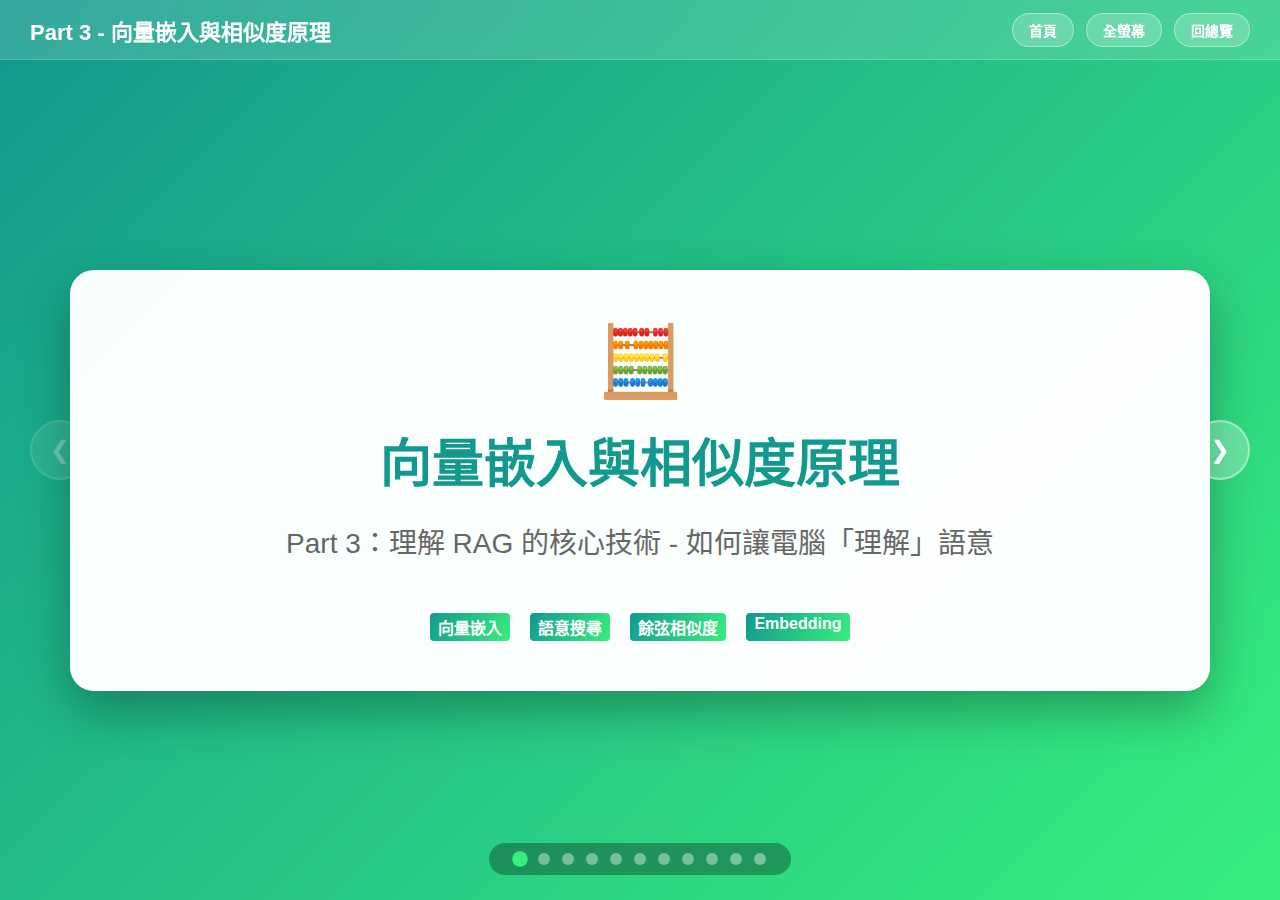
<file: 簡報/Part3_向量嵌入與相似度原理.html>
<!DOCTYPE html>
<html lang="zh-TW">
<head>
    <meta charset="UTF-8">
    <meta name="viewport" content="width=device-width, initial-scale=1.0">
    <title>Part 3 - 向量嵌入與相似度原理</title>
    <style>
        * { margin: 0; padding: 0; box-sizing: border-box; }
        body {
            font-family: 'Microsoft JhengHei', 'Segoe UI', Arial, sans-serif;
            background: linear-gradient(135deg, #11998e 0%, #38ef7d 100%);
            min-height: 100vh;
            overflow: hidden;
            color: #333;
        }
        .nav-bar {
            position: fixed;
            top: 0; left: 0; right: 0;
            height: 60px;
            background: rgba(255, 255, 255, 0.15);
            backdrop-filter: blur(12px);
            border-bottom: 1px solid rgba(255, 255, 255, 0.2);
            display: flex;
            justify-content: space-between;
            align-items: center;
            padding: 0 30px;
            z-index: 10000;
        }
        .nav-title { font-size: 22px; font-weight: 700; color: #fff; }
        .nav-buttons { display: flex; gap: 12px; }
        .nav-btn {
            background: rgba(255, 255, 255, 0.2);
            border: 1px solid rgba(255, 255, 255, 0.4);
            color: white;
            padding: 6px 16px;
            border-radius: 20px;
            cursor: pointer;
            font-size: 14px;
            font-weight: 600;
            text-decoration: none;
            transition: all 0.3s ease;
        }
        .nav-btn:hover { background: rgba(255, 255, 255, 0.4); transform: translateY(-2px); }
        .nav-arrow {
            position: fixed;
            top: 50%;
            transform: translateY(-50%);
            background: rgba(255,255,255,0.25);
            color: white;
            width: 60px; height: 60px;
            border-radius: 50%;
            border: 2px solid rgba(255,255,255,0.4);
            font-size: 24px;
            cursor: pointer;
            z-index: 9000;
            transition: all 0.3s;
            display: flex;
            align-items: center;
            justify-content: center;
        }
        .nav-arrow:hover { background: rgba(255,255,255,0.5); transform: translateY(-50%) scale(1.1); }
        .prev-arrow { left: 30px; }
        .next-arrow { right: 30px; }
        .nav-arrow:disabled { opacity: 0.3; cursor: not-allowed; }
        .slide-container { width: 100%; height: 100vh; padding-top: 60px; position: relative; z-index: 1; }
        .slide {
            position: absolute;
            top: 60px; left: 0;
            width: 100%;
            height: calc(100vh - 60px);
            display: none;
            align-items: center;
            justify-content: center;
            padding: 40px;
            opacity: 0;
            transition: opacity 0.4s ease;
            z-index: 10;
        }
        .slide.active { display: flex; opacity: 1; z-index: 20; }
        .content-card {
            background: rgba(255, 255, 255, 0.98);
            border-radius: 24px;
            box-shadow: 0 20px 50px rgba(0, 0, 0, 0.3);
            padding: 50px;
            max-width: 1400px;
            width: 95%;
            max-height: 88vh;
            overflow-y: auto;
        }
        h1 { color: #11998e; font-size: 52px; margin-bottom: 24px; text-align: center; }
        h2 { color: #0d7377; font-size: 36px; margin-bottom: 30px; border-bottom: 3px solid #11998e; padding-bottom: 12px; }
        h3 { color: #11998e; font-size: 24px; margin: 25px 0 15px 0; }
        p, li { font-size: 20px; line-height: 1.8; color: #444; margin-bottom: 12px; }
        code { background: #e8f5e9; padding: 3px 8px; border-radius: 6px; font-family: 'Consolas', monospace; color: #2e7d32; font-weight: 600; }
        pre { background: #1e1e1e; color: #d4d4d4; padding: 20px; border-radius: 12px; overflow-x: auto; margin: 20px 0; font-size: 16px; line-height: 1.6; font-family: 'Consolas', monospace; }
        .box { padding: 20px; border-radius: 12px; margin: 20px 0; border-left: 6px solid; font-size: 18px; }
        .info { background: #e3f2fd; border-color: #2196f3; color: #0d47a1; }
        .warning { background: #fff3cd; border-color: #ffc107; color: #856404; }
        .success { background: #d4edda; border-color: #28a745; color: #155724; }
        .highlight { background: linear-gradient(120deg, #11998e 0%, #38ef7d 100%); padding: 2px 8px; border-radius: 4px; font-weight: bold; color: white; }
        .concept-grid { display: grid; grid-template-columns: repeat(auto-fit, minmax(280px, 1fr)); gap: 20px; margin-top: 25px; }
        .concept-card { background: #f8f9fa; padding: 20px; border-radius: 15px; border: 1px solid #e9ecef; transition: transform 0.3s; }
        .concept-card:hover { transform: translateY(-5px); border-color: #11998e; }
        .indicators { position: fixed; bottom: 25px; left: 50%; transform: translateX(-50%); display: flex; gap: 12px; z-index: 4000; padding: 10px 25px; background: rgba(0,0,0,0.3); border-radius: 30px; }
        .dot { width: 12px; height: 12px; background: rgba(255,255,255,0.4); border-radius: 50%; cursor: pointer; }
        .dot.active { background: #38ef7d; transform: scale(1.3); }
        .emoji-large { font-size: 70px; margin-bottom: 20px; }
        .center { text-align: center; }
        .vector-box { background: #f0f9f4; border: 2px solid #11998e; border-radius: 12px; padding: 20px; margin: 15px 0; font-family: monospace; font-size: 16px; text-align: center; }
        .two-col { display: grid; grid-template-columns: 1fr 1fr; gap: 30px; }
        @media (max-width: 900px) { .two-col { grid-template-columns: 1fr; } }
        .arrow-flow { display: flex; align-items: center; justify-content: center; gap: 15px; margin: 30px 0; flex-wrap: wrap; }
        .arrow-flow .step { background: #e8f5e9; padding: 15px 25px; border-radius: 12px; font-weight: bold; }
        .arrow-flow .arrow { font-size: 24px; color: #11998e; }
    </style>
</head>
<body>

    <div class="nav-bar">
        <div class="nav-title">Part 3 - 向量嵌入與相似度原理</div>
        <div class="nav-buttons">
            <button class="nav-btn" onclick="goToSlide(0)">首頁</button>
            <button class="nav-btn" onclick="toggleFullscreen()">全螢幕</button>
            <a href="index.html" class="nav-btn">回總覽</a>
        </div>
    </div>

    <div class="slide-container">

        <!-- Slide 1: 封面 -->
        <div class="slide active">
            <div class="content-card center">
                <div class="emoji-large">🧮</div>
                <h1>向量嵌入與相似度原理</h1>
                <h2 style="border: none; font-weight: normal; font-size: 28px; color: #666;">
                    Part 3：理解 RAG 的核心技術 - 如何讓電腦「理解」語意
                </h2>
                <div style="margin-top: 40px; display: flex; gap: 20px; justify-content: center; flex-wrap: wrap;">
                    <span class="highlight">向量嵌入</span>
                    <span class="highlight">語意搜尋</span>
                    <span class="highlight">餘弦相似度</span>
                    <span class="highlight">Embedding</span>
                </div>
            </div>
        </div>

        <!-- Slide 2: 為什麼需要向量 -->
        <div class="slide">
            <div class="content-card">
                <h2>🤔 電腦如何「理解」文字？</h2>
                <p>電腦其實不懂文字，它只懂數字！</p>

                <div class="two-col" style="margin-top: 30px;">
                    <div class="concept-card" style="background: #ffebee;">
                        <h3>❌ 傳統關鍵字搜尋</h3>
                        <p>搜尋「蘋果」只能找到包含「蘋果」這個詞的文件</p>
                        <p style="color: #c62828; font-size: 16px;">找不到「iPhone」「水果」等相關內容</p>
                    </div>
                    <div class="concept-card" style="background: #e8f5e9;">
                        <h3>✅ 語意向量搜尋</h3>
                        <p>搜尋「蘋果」能找到語意相關的內容</p>
                        <p style="color: #2e7d32; font-size: 16px;">能找到「水果」「Apple」「iPhone」等</p>
                    </div>
                </div>

                <div class="box info" style="margin-top: 30px;">
                    <strong>關鍵差異：</strong>向量搜尋理解「意思」，不只是比對「字串」！
                </div>
            </div>
        </div>

        <!-- Slide 3: 什麼是向量嵌入 -->
        <div class="slide">
            <div class="content-card">
                <h2>📐 什麼是向量嵌入（Embedding）？</h2>

                <p>向量嵌入就是把文字轉換成「一串數字」，讓電腦能夠計算。</p>

                <div class="vector-box">
                    <div style="margin-bottom: 15px;">
                        <strong>「Python 是程式語言」</strong>
                    </div>
                    <div style="font-size: 14px; color: #666;">↓ 經過 Embedding 模型轉換 ↓</div>
                    <div style="margin-top: 15px; color: #11998e;">
                        [0.234, -0.567, 0.891, 0.123, -0.456, 0.789, ...]
                    </div>
                    <div style="font-size: 14px; color: #888; margin-top: 10px;">
                        （這串數字稱為「向量」，通常有 384~768 個維度）
                    </div>
                </div>

                <div class="box success">
                    <strong>核心概念：</strong>語意相近的句子，轉換出來的向量也會很相近！
                </div>
            </div>
        </div>

        <!-- Slide 4: 向量空間概念 -->
        <div class="slide">
            <div class="content-card">
                <h2>🌌 向量空間的魔法</h2>

                <p>想像所有文字都被放進一個「多維空間」裡...</p>

                <div class="concept-grid">
                    <div class="concept-card">
                        <h3>🍎 水果區</h3>
                        <ul style="font-size: 16px;">
                            <li>「蘋果」</li>
                            <li>「香蕉」</li>
                            <li>「橘子」</li>
                        </ul>
                        <p style="color: #666; font-size: 14px;">這些詞彼此距離很近</p>
                    </div>
                    <div class="concept-card">
                        <h3>💻 程式區</h3>
                        <ul style="font-size: 16px;">
                            <li>「Python」</li>
                            <li>「JavaScript」</li>
                            <li>「程式設計」</li>
                        </ul>
                        <p style="color: #666; font-size: 14px;">這些詞彼此距離很近</p>
                    </div>
                    <div class="concept-card">
                        <h3>📊 距離代表相似度</h3>
                        <p>向量距離越近 = 語意越相似</p>
                        <p>向量距離越遠 = 語意越不同</p>
                    </div>
                </div>

                <div class="box info" style="margin-top: 20px;">
                    這就是為什麼搜尋「程式入門」能找到「Python 教學」！
                </div>
            </div>
        </div>

        <!-- Slide 5: 專案使用的模型 -->
        <div class="slide">
            <div class="content-card">
                <h2>🤖 我們使用的 Embedding 模型</h2>

                <div class="vector-box" style="background: #e3f2fd;">
                    <div style="font-size: 24px; font-weight: bold; color: #1565c0;">
                        paraphrase-multilingual-MiniLM-L12-v2
                    </div>
                </div>

                <div class="concept-grid">
                    <div class="concept-card">
                        <h3>🌍 多語言支援</h3>
                        <p>支援 50+ 種語言，包含中文、英文、日文等</p>
                    </div>
                    <div class="concept-card">
                        <h3>🧠 語意理解</h3>
                        <p>能理解句子的意思，不只是字面比對</p>
                    </div>
                    <div class="concept-card">
                        <h3>📦 適中大小</h3>
                        <p>約 400MB，平衡了效能與精確度</p>
                    </div>
                    <div class="concept-card">
                        <h3>⚡ 速度快</h3>
                        <p>處理一個句子只需幾十毫秒</p>
                    </div>
                </div>

                <div class="box success">
                    由 <strong>Sentence Transformers</strong> 套件提供，首次啟動會自動下載。
                </div>
            </div>
        </div>

        <!-- Slide 6: 相似度計算 -->
        <div class="slide">
            <div class="content-card">
                <h2>📏 如何計算相似度？</h2>

                <p>我們使用 <strong>餘弦相似度（Cosine Similarity）</strong> 來計算向量之間的相似程度。</p>

                <div class="two-col" style="margin-top: 30px;">
                    <div>
                        <h3>數學原理（簡化版）</h3>
                        <p>計算兩個向量的「夾角」：</p>
                        <ul>
                            <li>夾角 = 0° → 完全相同（相似度 1）</li>
                            <li>夾角 = 90° → 完全無關（相似度 0）</li>
                            <li>夾角越小 → 越相似</li>
                        </ul>
                    </div>
                    <div>
                        <h3>實際意義</h3>
                        <div class="concept-card" style="background: #e8f5e9;">
                            <p><strong>相似度 0.95</strong> = 非常相關</p>
                            <p><strong>相似度 0.70</strong> = 有些相關</p>
                            <p><strong>相似度 0.30</strong> = 可能相關</p>
                            <p><strong>相似度 &lt; 0.30</strong> = 不太相關</p>
                        </div>
                    </div>
                </div>

                <div class="box info">
                    系統預設門檻是 <strong>0.3</strong>，低於這個值的結果不會被採用。
                </div>
            </div>
        </div>

        <!-- Slide 7: RAG 搜尋流程 -->
        <div class="slide">
            <div class="content-card">
                <h2>🔄 RAG 向量搜尋流程</h2>

                <div class="arrow-flow">
                    <div class="step">使用者問題</div>
                    <div class="arrow">→</div>
                    <div class="step">問題向量化</div>
                    <div class="arrow">→</div>
                    <div class="step">計算相似度</div>
                    <div class="arrow">→</div>
                    <div class="step">排序篩選</div>
                    <div class="arrow">→</div>
                    <div class="step">取前 N 筆</div>
                </div>

                <div class="concept-grid">
                    <div class="concept-card">
                        <h3>1️⃣ 問題向量化</h3>
                        <p>「Flask 是什麼？」→ [0.12, -0.34, ...]</p>
                    </div>
                    <div class="concept-card">
                        <h3>2️⃣ 逐一比對</h3>
                        <p>與知識庫中每筆資料的向量計算相似度</p>
                    </div>
                    <div class="concept-card">
                        <h3>3️⃣ 排序篩選</h3>
                        <p>依相似度排序，篩選超過門檻的結果</p>
                    </div>
                    <div class="concept-card">
                        <h3>4️⃣ 組成上下文</h3>
                        <p>取前 3 筆最相關的內容給 AI 參考</p>
                    </div>
                </div>
            </div>
        </div>

        <!-- Slide 8: 程式碼示範 -->
        <div class="slide">
            <div class="content-card">
                <h2>💻 程式碼實作（簡化版）</h2>

                <pre style="font-size: 15px;"><code># 1. 載入模型
from sentence_transformers import SentenceTransformer
model = SentenceTransformer('paraphrase-multilingual-MiniLM-L12-v2')

# 2. 將問題轉換成向量
question = "什麼是 Flask？"
question_vector = model.encode(question)

# 3. 計算與知識庫的相似度
from sklearn.metrics.pairwise import cosine_similarity
similarities = cosine_similarity([question_vector], knowledge_vectors)

# 4. 找出最相似的內容
top_indices = similarities[0].argsort()[-3:][::-1]  # 取前3筆</code></pre>

                <div class="box success">
                    <strong>就這麼簡單！</strong> 幾行程式碼就能實現語意搜尋。
                </div>
            </div>
        </div>

        <!-- Slide 9: 為什麼比關鍵字好 -->
        <div class="slide">
            <div class="content-card">
                <h2>⚖️ 向量搜尋 vs 關鍵字搜尋</h2>

                <table style="width: 100%; border-collapse: collapse; margin-top: 20px;">
                    <tr style="background: #11998e; color: white;">
                        <th style="padding: 15px; border: 1px solid #ddd;">搜尋「如何學 Python」</th>
                        <th style="padding: 15px; border: 1px solid #ddd;">關鍵字搜尋</th>
                        <th style="padding: 15px; border: 1px solid #ddd;">向量搜尋</th>
                    </tr>
                    <tr>
                        <td style="padding: 15px; border: 1px solid #ddd;">「Python 入門教學」</td>
                        <td style="padding: 15px; border: 1px solid #ddd; text-align: center;">✅ 有 Python</td>
                        <td style="padding: 15px; border: 1px solid #ddd; text-align: center;">✅ 語意相似</td>
                    </tr>
                    <tr style="background: #f8f9fa;">
                        <td style="padding: 15px; border: 1px solid #ddd;">「程式設計新手指南」</td>
                        <td style="padding: 15px; border: 1px solid #ddd; text-align: center;">❌ 沒有 Python</td>
                        <td style="padding: 15px; border: 1px solid #ddd; text-align: center;">✅ 語意相似</td>
                    </tr>
                    <tr>
                        <td style="padding: 15px; border: 1px solid #ddd;">「學習寫程式的方法」</td>
                        <td style="padding: 15px; border: 1px solid #ddd; text-align: center;">❌ 沒有 Python</td>
                        <td style="padding: 15px; border: 1px solid #ddd; text-align: center;">✅ 語意相似</td>
                    </tr>
                    <tr style="background: #f8f9fa;">
                        <td style="padding: 15px; border: 1px solid #ddd;">「Python 蛇類介紹」</td>
                        <td style="padding: 15px; border: 1px solid #ddd; text-align: center;">✅ 有 Python</td>
                        <td style="padding: 15px; border: 1px solid #ddd; text-align: center;">❌ 語意不同</td>
                    </tr>
                </table>

                <div class="box success" style="margin-top: 25px;">
                    <strong>向量搜尋理解「意圖」，而不只是比對「字串」！</strong>
                </div>
            </div>
        </div>

        <!-- Slide 10: 實際效果展示 -->
        <div class="slide">
            <div class="content-card">
                <h2>🎯 實際效果展示</h2>

                <div class="vector-box">
                    <div style="font-size: 20px; margin-bottom: 15px;">
                        <strong>使用者問題：</strong>「網站怎麼架設？」
                    </div>
                </div>

                <h3>找到的相關知識：</h3>
                <div class="concept-grid">
                    <div class="concept-card" style="background: #e8f5e9; border-color: #4caf50;">
                        <h3>🥇 相似度 92%</h3>
                        <p>「如何建立網頁應用程式？」</p>
                    </div>
                    <div class="concept-card" style="background: #fff3cd; border-color: #ffc107;">
                        <h3>🥈 相似度 85%</h3>
                        <p>「Flask 網站部署教學」</p>
                    </div>
                    <div class="concept-card" style="background: #e3f2fd; border-color: #2196f3;">
                        <h3>🥉 相似度 78%</h3>
                        <p>「前端與後端的差異」</p>
                    </div>
                </div>

                <div class="box info" style="margin-top: 20px;">
                    即使問題的「用詞不同」，向量搜尋依然能找到相關內容！
                </div>
            </div>
        </div>

        <!-- Slide 11: 總結 -->
        <div class="slide">
            <div class="content-card">
                <h2>📝 Part 3 總結</h2>

                <div class="concept-grid">
                    <div class="concept-card" style="background: #e8f5e9;">
                        <h3>向量嵌入</h3>
                        <p>把文字轉成數字向量，讓電腦能計算語意</p>
                    </div>
                    <div class="concept-card" style="background: #e3f2fd;">
                        <h3>餘弦相似度</h3>
                        <p>計算向量夾角，判斷語意相似程度</p>
                    </div>
                    <div class="concept-card" style="background: #fff3cd;">
                        <h3>語意搜尋</h3>
                        <p>理解意思而非字面，找到真正相關的內容</p>
                    </div>
                    <div class="concept-card" style="background: #f8d7da;">
                        <h3>RAG 核心</h3>
                        <p>向量搜尋是 RAG 技術的靈魂所在</p>
                    </div>
                </div>

                <div class="box success" style="margin-top: 30px; text-align: center;">
                    <h3>🚀 下一步</h3>
                    <p style="font-size: 22px;">Part 4：系統架構與程式碼解析！</p>
                </div>
            </div>
        </div>

    </div>

    <button class="nav-arrow prev-arrow" id="prevBtn" onclick="changeSlide(-1)">❮</button>
    <button class="nav-arrow next-arrow" id="nextBtn" onclick="changeSlide(1)">❯</button>
    <div class="indicators" id="indicatorContainer"></div>

    <script>
        let currentSlide = 0;
        const slides = document.querySelectorAll('.slide');
        const totalSlides = slides.length;

        function init() {
            createIndicators();
            showSlide(0);
            updateButtons();
            document.addEventListener('keydown', handleKeydown);
        }

        function handleKeydown(e) {
            if (e.key === 'ArrowLeft') changeSlide(-1);
            if (e.key === 'ArrowRight') changeSlide(1);
        }

        function createIndicators() {
            const container = document.getElementById('indicatorContainer');
            container.innerHTML = '';
            slides.forEach((_, index) => {
                const dot = document.createElement('div');
                dot.className = 'dot';
                dot.onclick = () => goToSlide(index);
                container.appendChild(dot);
            });
        }

        function showSlide(index) {
            if (index < 0) index = 0;
            if (index >= totalSlides) index = totalSlides - 1;
            slides.forEach(slide => slide.classList.remove('active'));
            slides[index].classList.add('active');
            currentSlide = index;
            const dots = document.querySelectorAll('.dot');
            dots.forEach((dot, idx) => dot.classList.toggle('active', idx === index));
            updateButtons();
        }

        function changeSlide(direction) { showSlide(currentSlide + direction); }
        function goToSlide(index) { showSlide(index); }
        function updateButtons() {
            document.getElementById('prevBtn').disabled = currentSlide === 0;
            document.getElementById('nextBtn').disabled = currentSlide === totalSlides - 1;
        }
        function toggleFullscreen() {
            if (!document.fullscreenElement) document.documentElement.requestFullscreen();
            else if (document.exitFullscreen) document.exitFullscreen();
        }
        init();
    </script>
</body>
</html>
</file>
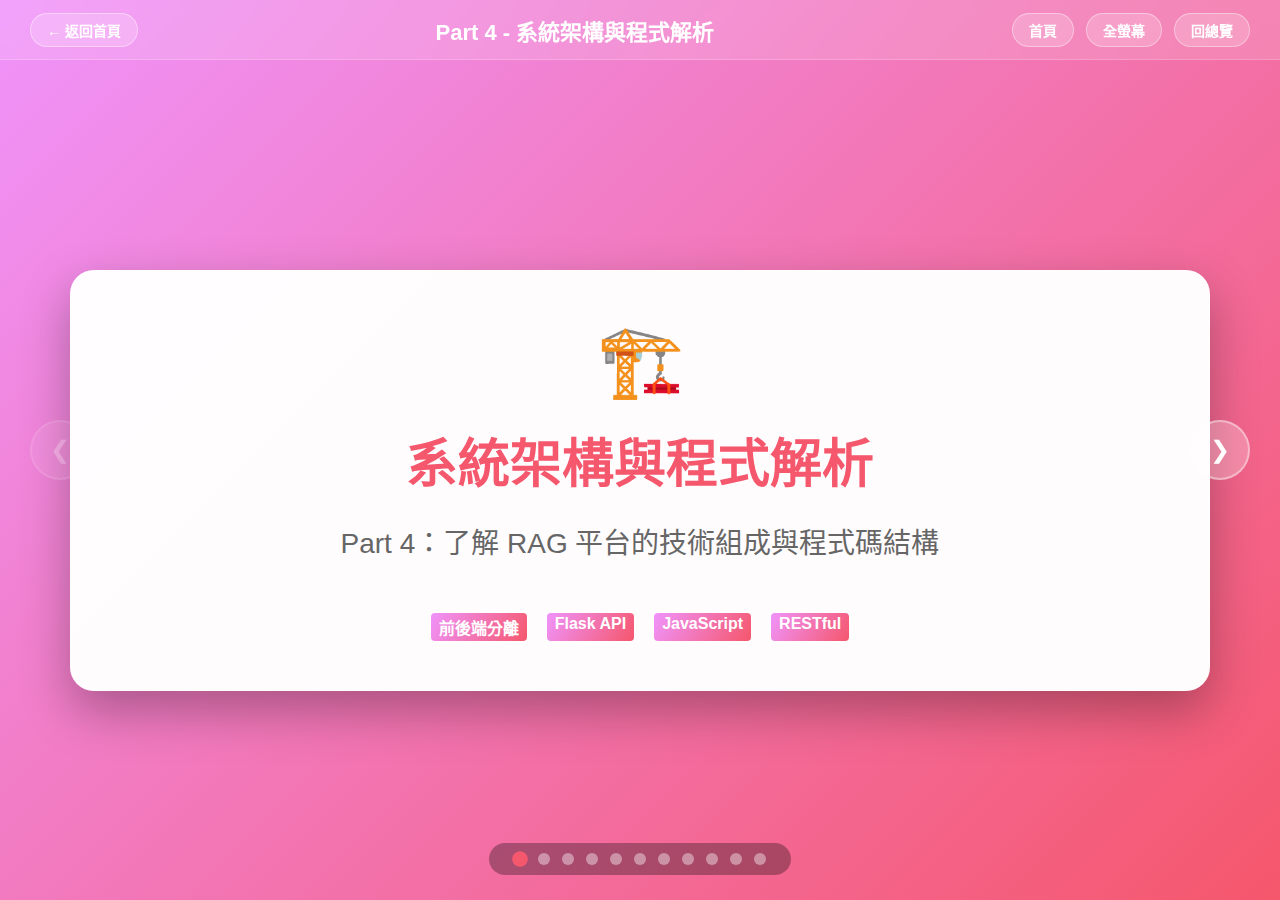
<file: 簡報/Part4_系統架構與程式解析.html>
<!DOCTYPE html>
<html lang="zh-TW">
<head>
    <meta charset="UTF-8">
    <meta name="viewport" content="width=device-width, initial-scale=1.0">
    <title>Part 4 - 系統架構與程式解析</title>
    <style>
        * { margin: 0; padding: 0; box-sizing: border-box; }
        body {
            font-family: 'Microsoft JhengHei', 'Segoe UI', Arial, sans-serif;
            background: linear-gradient(135deg, #f093fb 0%, #f5576c 100%);
            min-height: 100vh;
            overflow: hidden;
            color: #333;
        }
        .nav-bar {
            position: fixed;
            top: 0; left: 0; right: 0;
            height: 60px;
            background: rgba(255, 255, 255, 0.15);
            backdrop-filter: blur(12px);
            border-bottom: 1px solid rgba(255, 255, 255, 0.2);
            display: flex;
            justify-content: space-between;
            align-items: center;
            padding: 0 30px;
            z-index: 10000;
        }
        .nav-title { font-size: 22px; font-weight: 700; color: #fff; }
        .nav-buttons { display: flex; gap: 12px; }
        .nav-btn {
            background: rgba(255, 255, 255, 0.2);
            border: 1px solid rgba(255, 255, 255, 0.4);
            color: white;
            padding: 6px 16px;
            border-radius: 20px;
            cursor: pointer;
            font-size: 14px;
            font-weight: 600;
            text-decoration: none;
            transition: all 0.3s ease;
        }
        .nav-btn:hover { background: rgba(255, 255, 255, 0.4); transform: translateY(-2px); }
        .nav-arrow {
            position: fixed;
            top: 50%;
            transform: translateY(-50%);
            background: rgba(255,255,255,0.25);
            color: white;
            width: 60px; height: 60px;
            border-radius: 50%;
            border: 2px solid rgba(255,255,255,0.4);
            font-size: 24px;
            cursor: pointer;
            z-index: 9000;
            transition: all 0.3s;
            display: flex;
            align-items: center;
            justify-content: center;
        }
        .nav-arrow:hover { background: rgba(255,255,255,0.5); transform: translateY(-50%) scale(1.1); }
        .prev-arrow { left: 30px; }
        .next-arrow { right: 30px; }
        .nav-arrow:disabled { opacity: 0.3; cursor: not-allowed; }
        .slide-container { width: 100%; height: 100vh; padding-top: 60px; position: relative; z-index: 1; }
        .slide {
            position: absolute;
            top: 60px; left: 0;
            width: 100%;
            height: calc(100vh - 60px);
            display: none;
            align-items: center;
            justify-content: center;
            padding: 40px;
            opacity: 0;
            transition: opacity 0.4s ease;
            z-index: 10;
        }
        .slide.active { display: flex; opacity: 1; z-index: 20; }
        .content-card {
            background: rgba(255, 255, 255, 0.98);
            border-radius: 24px;
            box-shadow: 0 20px 50px rgba(0, 0, 0, 0.3);
            padding: 50px;
            max-width: 1400px;
            width: 95%;
            max-height: 88vh;
            overflow-y: auto;
        }
        h1 { color: #f5576c; font-size: 52px; margin-bottom: 24px; text-align: center; }
        h2 { color: #c2185b; font-size: 36px; margin-bottom: 30px; border-bottom: 3px solid #f5576c; padding-bottom: 12px; }
        h3 { color: #f5576c; font-size: 24px; margin: 25px 0 15px 0; }
        p, li { font-size: 20px; line-height: 1.8; color: #444; margin-bottom: 12px; }
        code { background: #fce4ec; padding: 3px 8px; border-radius: 6px; font-family: 'Consolas', monospace; color: #c2185b; font-weight: 600; }
        pre { background: #1e1e1e; color: #d4d4d4; padding: 20px; border-radius: 12px; overflow-x: auto; margin: 20px 0; font-size: 15px; line-height: 1.6; font-family: 'Consolas', monospace; }
        .box { padding: 20px; border-radius: 12px; margin: 20px 0; border-left: 6px solid; font-size: 18px; }
        .info { background: #e3f2fd; border-color: #2196f3; color: #0d47a1; }
        .warning { background: #fff3cd; border-color: #ffc107; color: #856404; }
        .success { background: #d4edda; border-color: #28a745; color: #155724; }
        .highlight { background: linear-gradient(120deg, #f093fb 0%, #f5576c 100%); padding: 2px 8px; border-radius: 4px; font-weight: bold; color: white; }
        .concept-grid { display: grid; grid-template-columns: repeat(auto-fit, minmax(280px, 1fr)); gap: 20px; margin-top: 25px; }
        .concept-card { background: #f8f9fa; padding: 20px; border-radius: 15px; border: 1px solid #e9ecef; transition: transform 0.3s; }
        .concept-card:hover { transform: translateY(-5px); border-color: #f5576c; }
        .indicators { position: fixed; bottom: 25px; left: 50%; transform: translateX(-50%); display: flex; gap: 12px; z-index: 4000; padding: 10px 25px; background: rgba(0,0,0,0.3); border-radius: 30px; }
        .dot { width: 12px; height: 12px; background: rgba(255,255,255,0.4); border-radius: 50%; cursor: pointer; }
        .dot.active { background: #f5576c; transform: scale(1.3); }
        .emoji-large { font-size: 70px; margin-bottom: 20px; }
        .center { text-align: center; }
        .two-col { display: grid; grid-template-columns: 1fr 1fr; gap: 30px; }
        @media (max-width: 900px) { .two-col { grid-template-columns: 1fr; } }
        .file-tree { background: #263238; color: #eceff1; padding: 20px; border-radius: 12px; font-family: monospace; font-size: 16px; }
        .file-tree .folder { color: #90caf9; }
        .file-tree .file { color: #a5d6a7; }
        .arch-box { background: linear-gradient(135deg, #fce4ec 0%, #f3e5f5 100%); border: 2px solid #f5576c; border-radius: 15px; padding: 25px; margin: 20px 0; text-align: center; }
    </style>
</head>
<body>

    <div class="nav-bar">
        <a href="index.html" class="nav-btn home-btn">← 返回首頁</a>
        <div class="nav-title">Part 4 - 系統架構與程式解析</div>
        <div class="nav-buttons">
            <button class="nav-btn" onclick="goToSlide(0)">首頁</button>
            <button class="nav-btn" onclick="toggleFullscreen()">全螢幕</button>
            <a href="index.html" class="nav-btn">回總覽</a>
        </div>
    </div>

    <div class="slide-container">

        <!-- Slide 1: 封面 -->
        <div class="slide active">
            <div class="content-card center">
                <div class="emoji-large">🏗️</div>
                <h1>系統架構與程式解析</h1>
                <h2 style="border: none; font-weight: normal; font-size: 28px; color: #666;">
                    Part 4：了解 RAG 平台的技術組成與程式碼結構
                </h2>
                <div style="margin-top: 40px; display: flex; gap: 20px; justify-content: center; flex-wrap: wrap;">
                    <span class="highlight">前後端分離</span>
                    <span class="highlight">Flask API</span>
                    <span class="highlight">JavaScript</span>
                    <span class="highlight">RESTful</span>
                </div>
            </div>
        </div>

        <!-- Slide 2: 專案結構 -->
        <div class="slide">
            <div class="content-card">
                <h2>📁 專案結構總覽</h2>
                <div class="two-col">
                    <div class="file-tree">
<pre style="background: transparent; margin: 0; padding: 0; color: inherit;">
<span class="folder">📁 RAG知識庫問答平台/</span>
├── <span class="file">app.py</span>              # Flask 後端主程式
├── <span class="file">requirements.txt</span>   # Python 套件清單
├── <span class="file">README.md</span>          # 說明文件
│
├── <span class="folder">📁 templates/</span>
│   └── <span class="file">index.html</span>     # 主頁面模板
│
├── <span class="folder">📁 static/</span>
│   ├── <span class="file">style.css</span>      # 樣式表
│   └── <span class="file">script.js</span>      # 前端邏輯
│
├── <span class="folder">📁 data/</span>
│   ├── <span class="file">knowledge_base.json</span>
│   └── <span class="file">knowledge_base_example.csv</span>
│
└── <span class="folder">📁 gas_scripts/</span>
    └── <span class="file">知識庫API.gs</span>   # Google Apps Script
</pre>
                    </div>
                    <div>
                        <h3>檔案說明</h3>
                        <div class="concept-card">
                            <p><code>app.py</code> - 所有後端邏輯</p>
                        </div>
                        <div class="concept-card">
                            <p><code>templates/</code> - HTML 頁面</p>
                        </div>
                        <div class="concept-card">
                            <p><code>static/</code> - CSS + JS</p>
                        </div>
                        <div class="concept-card">
                            <p><code>data/</code> - 知識庫資料</p>
                        </div>
                    </div>
                </div>
            </div>
        </div>

        <!-- Slide 3: 三層架構 -->
        <div class="slide">
            <div class="content-card">
                <h2>🏛️ 系統三層架構</h2>
                <div class="arch-box">
                    <div style="display: flex; justify-content: space-around; flex-wrap: wrap; gap: 20px;">
                        <div style="text-align: center;">
                            <div style="font-size: 50px;">🖥️</div>
                            <h3>前端層</h3>
                            <p>HTML + CSS + JS</p>
                            <p style="font-size: 14px; color: #666;">使用者介面</p>
                        </div>
                        <div style="font-size: 40px; align-self: center;">⟷</div>
                        <div style="text-align: center;">
                            <div style="font-size: 50px;">⚙️</div>
                            <h3>後端層</h3>
                            <p>Flask + Python</p>
                            <p style="font-size: 14px; color: #666;">業務邏輯、API</p>
                        </div>
                        <div style="font-size: 40px; align-self: center;">⟷</div>
                        <div style="text-align: center;">
                            <div style="font-size: 50px;">💾</div>
                            <h3>資料層</h3>
                            <p>JSON 檔案</p>
                            <p style="font-size: 14px; color: #666;">知識庫儲存</p>
                        </div>
                    </div>
                </div>
                <div class="box info">
                    <strong>前後端分離：</strong>前端透過 HTTP API 與後端溝通，資料用 JSON 格式交換。
                </div>
            </div>
        </div>

        <!-- Slide 4: 後端 Flask -->
        <div class="slide">
            <div class="content-card">
                <h2>⚙️ 後端：Flask 框架</h2>
                <p>Flask 是 Python 輕量級網頁框架，負責處理 HTTP 請求。</p>

                <div class="concept-grid">
                    <div class="concept-card">
                        <h3>🛣️ 路由（Route）</h3>
                        <p>定義 URL 路徑對應的處理函式</p>
                        <code>/api/chat → 聊天功能</code>
                    </div>
                    <div class="concept-card">
                        <h3>📥 請求處理</h3>
                        <p>接收前端發送的 JSON 資料</p>
                        <code>request.json</code>
                    </div>
                    <div class="concept-card">
                        <h3>📤 回應生成</h3>
                        <p>將結果打包成 JSON 回傳</p>
                        <code>jsonify(result)</code>
                    </div>
                    <div class="concept-card">
                        <h3>📁 靜態檔案</h3>
                        <p>提供 CSS、JS、圖片等資源</p>
                        <code>/static/...</code>
                    </div>
                </div>
            </div>
        </div>

        <!-- Slide 5: API 端點 -->
        <div class="slide">
            <div class="content-card">
                <h2>🔌 主要 API 端點</h2>

                <table style="width: 100%; border-collapse: collapse; font-size: 16px;">
                    <tr style="background: #f5576c; color: white;">
                        <th style="padding: 12px; border: 1px solid #ddd;">方法</th>
                        <th style="padding: 12px; border: 1px solid #ddd;">端點</th>
                        <th style="padding: 12px; border: 1px solid #ddd;">功能</th>
                    </tr>
                    <tr>
                        <td style="padding: 12px; border: 1px solid #ddd;"><code>POST</code></td>
                        <td style="padding: 12px; border: 1px solid #ddd;"><code>/api/chat</code></td>
                        <td style="padding: 12px; border: 1px solid #ddd;">發送訊息，取得 AI 回覆</td>
                    </tr>
                    <tr style="background: #f8f9fa;">
                        <td style="padding: 12px; border: 1px solid #ddd;"><code>GET</code></td>
                        <td style="padding: 12px; border: 1px solid #ddd;"><code>/api/knowledge-base</code></td>
                        <td style="padding: 12px; border: 1px solid #ddd;">取得知識庫列表</td>
                    </tr>
                    <tr>
                        <td style="padding: 12px; border: 1px solid #ddd;"><code>POST</code></td>
                        <td style="padding: 12px; border: 1px solid #ddd;"><code>/api/knowledge-base</code></td>
                        <td style="padding: 12px; border: 1px solid #ddd;">新增知識</td>
                    </tr>
                    <tr style="background: #f8f9fa;">
                        <td style="padding: 12px; border: 1px solid #ddd;"><code>PUT</code></td>
                        <td style="padding: 12px; border: 1px solid #ddd;"><code>/api/knowledge-base/&lt;id&gt;</code></td>
                        <td style="padding: 12px; border: 1px solid #ddd;">更新知識</td>
                    </tr>
                    <tr>
                        <td style="padding: 12px; border: 1px solid #ddd;"><code>DELETE</code></td>
                        <td style="padding: 12px; border: 1px solid #ddd;"><code>/api/knowledge-base/&lt;id&gt;</code></td>
                        <td style="padding: 12px; border: 1px solid #ddd;">刪除知識</td>
                    </tr>
                    <tr style="background: #f8f9fa;">
                        <td style="padding: 12px; border: 1px solid #ddd;"><code>POST</code></td>
                        <td style="padding: 12px; border: 1px solid #ddd;"><code>/api/knowledge-base/search</code></td>
                        <td style="padding: 12px; border: 1px solid #ddd;">搜尋知識庫</td>
                    </tr>
                </table>
            </div>
        </div>

        <!-- Slide 6: 聊天 API 流程 -->
        <div class="slide">
            <div class="content-card">
                <h2>💬 聊天 API 處理流程</h2>

                <pre style="font-size: 14px;"><code>@app.route('/api/chat', methods=['POST'])
def chat():
    # 1. 接收前端資料
    data = request.json
    message = data['message']
    use_rag = data.get('use_rag', False)

    # 2. 若啟用 RAG，進行知識庫搜尋
    if use_rag:
        relevant_docs = search_knowledge_base(message)
        context = build_context(relevant_docs)

    # 3. 呼叫 AI API
    response = call_ai_api(message, context)

    # 4. 回傳結果
    return jsonify({
        'response': response,
        'sources': relevant_docs
    })</code></pre>

                <div class="box success">
                    核心就是：接收 → 搜尋 → AI 生成 → 回傳
                </div>
            </div>
        </div>

        <!-- Slide 7: 前端 JavaScript -->
        <div class="slide">
            <div class="content-card">
                <h2>🎨 前端：JavaScript 邏輯</h2>
                <p>前端使用原生 JavaScript（無框架），主要功能：</p>

                <div class="concept-grid">
                    <div class="concept-card">
                        <h3>📝 狀態管理</h3>
                        <p>使用全域變數儲存對話記錄、設定等</p>
                    </div>
                    <div class="concept-card">
                        <h3>🔄 API 呼叫</h3>
                        <p>使用 <code>fetch()</code> 發送 HTTP 請求</p>
                    </div>
                    <div class="concept-card">
                        <h3>🖼️ 畫面更新</h3>
                        <p>動態生成 HTML 元素顯示對話</p>
                    </div>
                    <div class="concept-card">
                        <h3>💾 本地儲存</h3>
                        <p>使用 <code>localStorage</code> 保存設定</p>
                    </div>
                </div>
            </div>
        </div>

        <!-- Slide 8: Fetch API 範例 -->
        <div class="slide">
            <div class="content-card">
                <h2>📡 前端發送請求範例</h2>

                <pre style="font-size: 14px;"><code>async function sendMessage(message) {
    // 1. 準備請求資料
    const requestData = {
        message: message,
        api_key: settings.apiKey,
        api_type: settings.apiType,
        use_rag: settings.useRAG
    };

    // 2. 發送 POST 請求
    const response = await fetch('/api/chat', {
        method: 'POST',
        headers: { 'Content-Type': 'application/json' },
        body: JSON.stringify(requestData)
    });

    // 3. 解析回應
    const result = await response.json();

    // 4. 顯示結果
    displayMessage(result.response);
    displaySources(result.sources);
}</code></pre>
            </div>
        </div>

        <!-- Slide 9: 資料流程圖 -->
        <div class="slide">
            <div class="content-card">
                <h2>🔄 完整資料流程</h2>

                <div class="arch-box">
                    <div style="display: flex; flex-direction: column; gap: 20px; align-items: center;">
                        <div style="background: #e3f2fd; padding: 15px 30px; border-radius: 10px;">
                            <strong>1. 使用者輸入問題</strong>
                        </div>
                        <div>↓</div>
                        <div style="background: #fff3cd; padding: 15px 30px; border-radius: 10px;">
                            <strong>2. JavaScript 發送 fetch 請求</strong>
                        </div>
                        <div>↓</div>
                        <div style="background: #fce4ec; padding: 15px 30px; border-radius: 10px;">
                            <strong>3. Flask 接收並處理</strong>
                        </div>
                        <div>↓</div>
                        <div style="background: #e8f5e9; padding: 15px 30px; border-radius: 10px;">
                            <strong>4. 向量搜尋知識庫</strong>
                        </div>
                        <div>↓</div>
                        <div style="background: #f3e5f5; padding: 15px 30px; border-radius: 10px;">
                            <strong>5. 呼叫 AI API 生成答案</strong>
                        </div>
                        <div>↓</div>
                        <div style="background: #e0f7fa; padding: 15px 30px; border-radius: 10px;">
                            <strong>6. 回傳 JSON → 前端顯示</strong>
                        </div>
                    </div>
                </div>
            </div>
        </div>

        <!-- Slide 10: 使用的技術 -->
        <div class="slide">
            <div class="content-card">
                <h2>🔧 技術堆疊總覽</h2>

                <div class="two-col">
                    <div>
                        <h3>後端技術</h3>
                        <div class="concept-card">
                            <ul>
                                <li><strong>Flask 3.0</strong> - 網頁框架</li>
                                <li><strong>OpenAI SDK</strong> - GPT API</li>
                                <li><strong>Google GenAI</strong> - Gemini API</li>
                                <li><strong>Sentence Transformers</strong> - 向量嵌入</li>
                                <li><strong>Scikit-learn</strong> - 相似度計算</li>
                                <li><strong>Pandas</strong> - 資料處理</li>
                            </ul>
                        </div>
                    </div>
                    <div>
                        <h3>前端技術</h3>
                        <div class="concept-card">
                            <ul>
                                <li><strong>HTML5</strong> - 頁面結構</li>
                                <li><strong>CSS3</strong> - 樣式設計</li>
                                <li><strong>JavaScript</strong> - 互動邏輯</li>
                                <li><strong>Fetch API</strong> - HTTP 請求</li>
                                <li><strong>LocalStorage</strong> - 本地儲存</li>
                                <li><strong>Font Awesome</strong> - 圖示</li>
                            </ul>
                        </div>
                    </div>
                </div>
            </div>
        </div>

        <!-- Slide 11: 總結 -->
        <div class="slide">
            <div class="content-card">
                <h2>📝 Part 4 總結</h2>

                <div class="concept-grid">
                    <div class="concept-card" style="background: #fce4ec;">
                        <h3>前後端分離</h3>
                        <p>前端負責介面，後端負責邏輯，透過 API 溝通</p>
                    </div>
                    <div class="concept-card" style="background: #e3f2fd;">
                        <h3>Flask 後端</h3>
                        <p>處理 HTTP 請求、呼叫 AI、管理知識庫</p>
                    </div>
                    <div class="concept-card" style="background: #e8f5e9;">
                        <h3>RESTful API</h3>
                        <p>使用標準的 HTTP 方法（GET/POST/PUT/DELETE）</p>
                    </div>
                    <div class="concept-card" style="background: #fff3cd;">
                        <h3>JSON 資料交換</h3>
                        <p>前後端使用 JSON 格式傳遞資料</p>
                    </div>
                </div>

                <div class="box success" style="margin-top: 30px; text-align: center;">
                    <h3>🚀 下一步</h3>
                    <p style="font-size: 22px;">Part 5：知識庫管理與進階應用！</p>
                </div>
            </div>
        </div>

    </div>

    <button class="nav-arrow prev-arrow" id="prevBtn" onclick="changeSlide(-1)">❮</button>
    <button class="nav-arrow next-arrow" id="nextBtn" onclick="changeSlide(1)">❯</button>
    <div class="indicators" id="indicatorContainer"></div>

    <script>
        let currentSlide = 0;
        const slides = document.querySelectorAll('.slide');
        const totalSlides = slides.length;
        function init() { createIndicators(); showSlide(0); updateButtons(); document.addEventListener('keydown', handleKeydown); }
        function handleKeydown(e) { if (e.key === 'ArrowLeft') changeSlide(-1); if (e.key === 'ArrowRight') changeSlide(1); }
        function createIndicators() { const container = document.getElementById('indicatorContainer'); container.innerHTML = ''; slides.forEach((_, index) => { const dot = document.createElement('div'); dot.className = 'dot'; dot.onclick = () => goToSlide(index); container.appendChild(dot); }); }
        function showSlide(index) { if (index < 0) index = 0; if (index >= totalSlides) index = totalSlides - 1; slides.forEach(slide => slide.classList.remove('active')); slides[index].classList.add('active'); currentSlide = index; const dots = document.querySelectorAll('.dot'); dots.forEach((dot, idx) => dot.classList.toggle('active', idx === index)); updateButtons(); }
        function changeSlide(direction) { showSlide(currentSlide + direction); }
        function goToSlide(index) { showSlide(index); }
        function updateButtons() { document.getElementById('prevBtn').disabled = currentSlide === 0; document.getElementById('nextBtn').disabled = currentSlide === totalSlides - 1; }
        function toggleFullscreen() { if (!document.fullscreenElement) document.documentElement.requestFullscreen(); else if (document.exitFullscreen) document.exitFullscreen(); }
        init();
    </script>
</body>
</html>
</file>
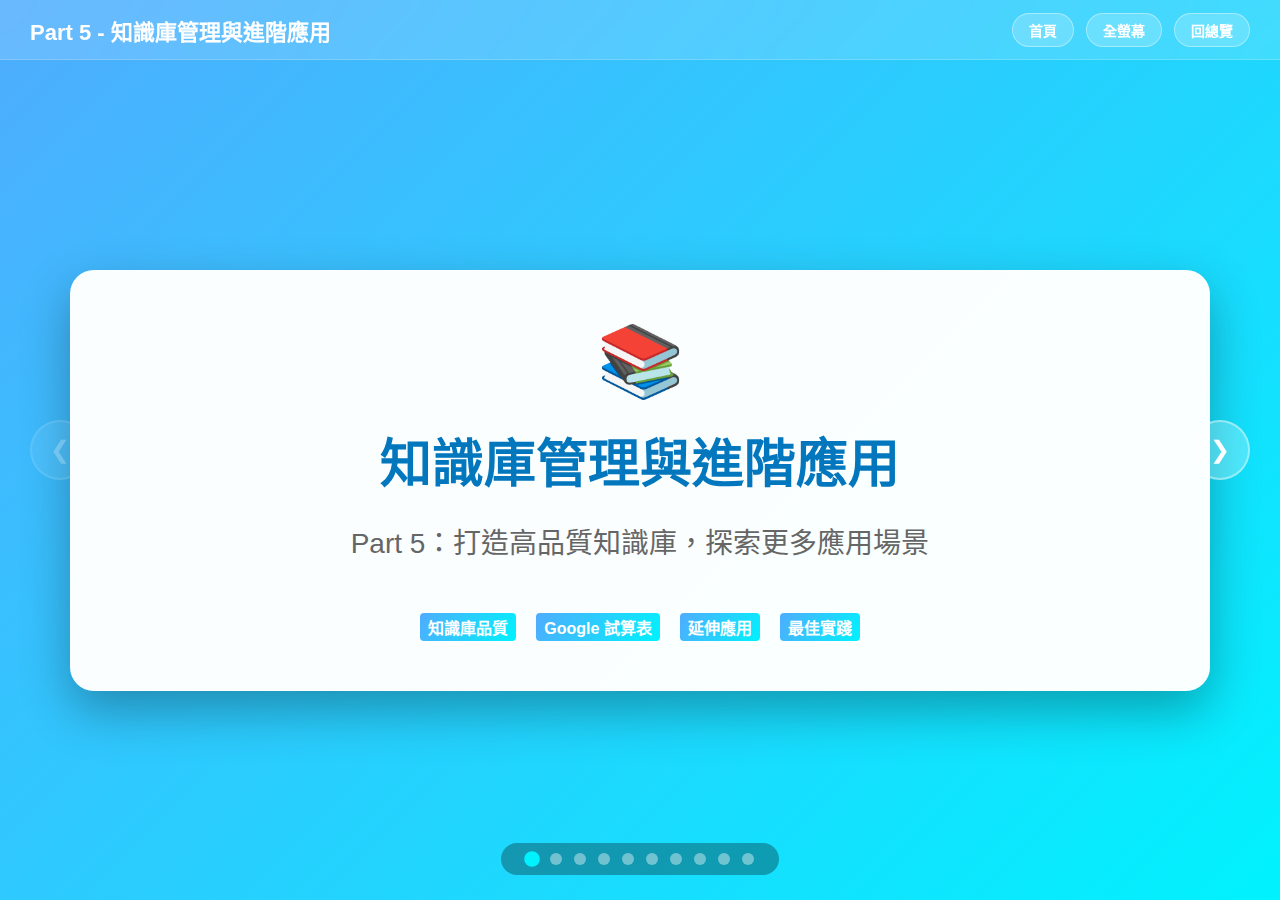
<file: 簡報/Part5_知識庫管理與進階應用.html>
<!DOCTYPE html>
<html lang="zh-TW">
<head>
    <meta charset="UTF-8">
    <meta name="viewport" content="width=device-width, initial-scale=1.0">
    <title>Part 5 - 知識庫管理與進階應用</title>
    <style>
        * { margin: 0; padding: 0; box-sizing: border-box; }
        body {
            font-family: 'Microsoft JhengHei', 'Segoe UI', Arial, sans-serif;
            background: linear-gradient(135deg, #4facfe 0%, #00f2fe 100%);
            min-height: 100vh;
            overflow: hidden;
            color: #333;
        }
        .nav-bar {
            position: fixed;
            top: 0; left: 0; right: 0;
            height: 60px;
            background: rgba(255, 255, 255, 0.15);
            backdrop-filter: blur(12px);
            border-bottom: 1px solid rgba(255, 255, 255, 0.2);
            display: flex;
            justify-content: space-between;
            align-items: center;
            padding: 0 30px;
            z-index: 10000;
        }
        .nav-title { font-size: 22px; font-weight: 700; color: #fff; }
        .nav-buttons { display: flex; gap: 12px; }
        .nav-btn {
            background: rgba(255, 255, 255, 0.2);
            border: 1px solid rgba(255, 255, 255, 0.4);
            color: white;
            padding: 6px 16px;
            border-radius: 20px;
            cursor: pointer;
            font-size: 14px;
            font-weight: 600;
            text-decoration: none;
            transition: all 0.3s ease;
        }
        .nav-btn:hover { background: rgba(255, 255, 255, 0.4); transform: translateY(-2px); }
        .nav-arrow {
            position: fixed;
            top: 50%;
            transform: translateY(-50%);
            background: rgba(255,255,255,0.25);
            color: white;
            width: 60px; height: 60px;
            border-radius: 50%;
            border: 2px solid rgba(255,255,255,0.4);
            font-size: 24px;
            cursor: pointer;
            z-index: 9000;
            transition: all 0.3s;
            display: flex;
            align-items: center;
            justify-content: center;
        }
        .nav-arrow:hover { background: rgba(255,255,255,0.5); transform: translateY(-50%) scale(1.1); }
        .prev-arrow { left: 30px; }
        .next-arrow { right: 30px; }
        .nav-arrow:disabled { opacity: 0.3; cursor: not-allowed; }
        .slide-container { width: 100%; height: 100vh; padding-top: 60px; position: relative; z-index: 1; }
        .slide {
            position: absolute;
            top: 60px; left: 0;
            width: 100%;
            height: calc(100vh - 60px);
            display: none;
            align-items: center;
            justify-content: center;
            padding: 40px;
            opacity: 0;
            transition: opacity 0.4s ease;
            z-index: 10;
        }
        .slide.active { display: flex; opacity: 1; z-index: 20; }
        .content-card {
            background: rgba(255, 255, 255, 0.98);
            border-radius: 24px;
            box-shadow: 0 20px 50px rgba(0, 0, 0, 0.3);
            padding: 50px;
            max-width: 1400px;
            width: 95%;
            max-height: 88vh;
            overflow-y: auto;
        }
        h1 { color: #0277bd; font-size: 52px; margin-bottom: 24px; text-align: center; }
        h2 { color: #01579b; font-size: 36px; margin-bottom: 30px; border-bottom: 3px solid #4facfe; padding-bottom: 12px; }
        h3 { color: #0277bd; font-size: 24px; margin: 25px 0 15px 0; }
        p, li { font-size: 20px; line-height: 1.8; color: #444; margin-bottom: 12px; }
        code { background: #e1f5fe; padding: 3px 8px; border-radius: 6px; font-family: 'Consolas', monospace; color: #0277bd; font-weight: 600; }
        pre { background: #1e1e1e; color: #d4d4d4; padding: 20px; border-radius: 12px; overflow-x: auto; margin: 20px 0; font-size: 15px; line-height: 1.6; font-family: 'Consolas', monospace; }
        .box { padding: 20px; border-radius: 12px; margin: 20px 0; border-left: 6px solid; font-size: 18px; }
        .info { background: #e3f2fd; border-color: #2196f3; color: #0d47a1; }
        .warning { background: #fff3cd; border-color: #ffc107; color: #856404; }
        .success { background: #d4edda; border-color: #28a745; color: #155724; }
        .highlight { background: linear-gradient(120deg, #4facfe 0%, #00f2fe 100%); padding: 2px 8px; border-radius: 4px; font-weight: bold; color: white; }
        .concept-grid { display: grid; grid-template-columns: repeat(auto-fit, minmax(280px, 1fr)); gap: 20px; margin-top: 25px; }
        .concept-card { background: #f8f9fa; padding: 20px; border-radius: 15px; border: 1px solid #e9ecef; transition: transform 0.3s; }
        .concept-card:hover { transform: translateY(-5px); border-color: #4facfe; }
        .indicators { position: fixed; bottom: 25px; left: 50%; transform: translateX(-50%); display: flex; gap: 12px; z-index: 4000; padding: 10px 25px; background: rgba(0,0,0,0.3); border-radius: 30px; }
        .dot { width: 12px; height: 12px; background: rgba(255,255,255,0.4); border-radius: 50%; cursor: pointer; }
        .dot.active { background: #00f2fe; transform: scale(1.3); }
        .emoji-large { font-size: 70px; margin-bottom: 20px; }
        .center { text-align: center; }
        .two-col { display: grid; grid-template-columns: 1fr 1fr; gap: 30px; }
        @media (max-width: 900px) { .two-col { grid-template-columns: 1fr; } }
        .tip-box { background: linear-gradient(135deg, #e1f5fe 0%, #b3e5fc 100%); border: 2px solid #4facfe; border-radius: 15px; padding: 20px; margin: 20px 0; }
    </style>
</head>
<body>

    <div class="nav-bar">
        <div class="nav-title">Part 5 - 知識庫管理與進階應用</div>
        <div class="nav-buttons">
            <button class="nav-btn" onclick="goToSlide(0)">首頁</button>
            <button class="nav-btn" onclick="toggleFullscreen()">全螢幕</button>
            <a href="index.html" class="nav-btn">回總覽</a>
        </div>
    </div>

    <div class="slide-container">

        <!-- Slide 1: 封面 -->
        <div class="slide active">
            <div class="content-card center">
                <div class="emoji-large">📚</div>
                <h1>知識庫管理與進階應用</h1>
                <h2 style="border: none; font-weight: normal; font-size: 28px; color: #666;">
                    Part 5：打造高品質知識庫，探索更多應用場景
                </h2>
                <div style="margin-top: 40px; display: flex; gap: 20px; justify-content: center; flex-wrap: wrap;">
                    <span class="highlight">知識庫品質</span>
                    <span class="highlight">Google 試算表</span>
                    <span class="highlight">延伸應用</span>
                    <span class="highlight">最佳實踐</span>
                </div>
            </div>
        </div>

        <!-- Slide 2: 知識庫管理功能 -->
        <div class="slide">
            <div class="content-card">
                <h2>🗄️ 知識庫管理功能</h2>
                <p>平台提供完整的知識庫 CRUD 操作：</p>

                <div class="concept-grid">
                    <div class="concept-card">
                        <h3>➕ 新增知識</h3>
                        <p>手動輸入問題、答案、分類</p>
                    </div>
                    <div class="concept-card">
                        <h3>✏️ 編輯知識</h3>
                        <p>修改現有的知識內容</p>
                    </div>
                    <div class="concept-card">
                        <h3>🗑️ 刪除知識</h3>
                        <p>移除不需要的資料</p>
                    </div>
                    <div class="concept-card">
                        <h3>📤 批次匯入</h3>
                        <p>上傳 CSV / Excel 檔案</p>
                    </div>
                    <div class="concept-card">
                        <h3>📥 匯出備份</h3>
                        <p>下載為 CSV 檔案</p>
                    </div>
                    <div class="concept-card">
                        <h3>🔍 搜尋功能</h3>
                        <p>向量相似度搜尋</p>
                    </div>
                </div>
            </div>
        </div>

        <!-- Slide 3: 知識庫品質重要性 -->
        <div class="slide">
            <div class="content-card">
                <h2>⭐ 為什麼知識庫品質很重要？</h2>

                <div class="tip-box">
                    <p style="font-size: 24px; text-align: center; margin: 0;">
                        <strong>「垃圾進，垃圾出」</strong>（Garbage In, Garbage Out）
                    </p>
                </div>

                <div class="two-col" style="margin-top: 30px;">
                    <div class="concept-card" style="background: #ffebee;">
                        <h3>❌ 低品質知識庫</h3>
                        <ul>
                            <li>問題描述模糊</li>
                            <li>答案內容錯誤</li>
                            <li>資料過時</li>
                            <li>重複內容過多</li>
                        </ul>
                        <p style="color: #c62828; margin-top: 15px;"><strong>結果：AI 回答不準確</strong></p>
                    </div>
                    <div class="concept-card" style="background: #e8f5e9;">
                        <h3>✅ 高品質知識庫</h3>
                        <ul>
                            <li>問題清晰具體</li>
                            <li>答案準確完整</li>
                            <li>定期更新維護</li>
                            <li>分類組織良好</li>
                        </ul>
                        <p style="color: #2e7d32; margin-top: 15px;"><strong>結果：AI 回答精準可靠</strong></p>
                    </div>
                </div>
            </div>
        </div>

        <!-- Slide 4: 知識庫優化技巧 -->
        <div class="slide">
            <div class="content-card">
                <h2>💡 知識庫優化技巧</h2>

                <div class="concept-grid">
                    <div class="concept-card">
                        <h3>1️⃣ 多種問法</h3>
                        <p>同一主題用不同方式提問，提高命中率</p>
                        <ul style="font-size: 16px; color: #666;">
                            <li>「Flask 是什麼？」</li>
                            <li>「什麼是 Flask 框架？」</li>
                            <li>「Flask 的用途」</li>
                        </ul>
                    </div>
                    <div class="concept-card">
                        <h3>2️⃣ 完整答案</h3>
                        <p>答案要詳細、包含關鍵字</p>
                        <ul style="font-size: 16px; color: #666;">
                            <li>避免只有一句話</li>
                            <li>包含背景資訊</li>
                            <li>使用專業術語</li>
                        </ul>
                    </div>
                    <div class="concept-card">
                        <h3>3️⃣ 適當分類</h3>
                        <p>使用一致的分類名稱</p>
                        <ul style="font-size: 16px; color: #666;">
                            <li>「程式設計」而非「寫程式」</li>
                            <li>便於管理和檢索</li>
                        </ul>
                    </div>
                    <div class="concept-card">
                        <h3>4️⃣ 定期更新</h3>
                        <p>保持資訊的時效性</p>
                        <ul style="font-size: 16px; color: #666;">
                            <li>移除過時內容</li>
                            <li>補充新資訊</li>
                        </ul>
                    </div>
                </div>
            </div>
        </div>

        <!-- Slide 5: CSV 格式 -->
        <div class="slide">
            <div class="content-card">
                <h2>📋 CSV 檔案格式</h2>
                <p>批次匯入時，CSV 檔案需要符合以下格式：</p>

                <pre style="font-size: 16px;"><code>question,answer,category
Python 是什麼？,Python 是一種高階程式語言...,程式設計
什麼是 API？,API 是應用程式介面...,程式設計
Flask 如何使用？,Flask 是 Python 網頁框架...,網頁開發</code></pre>

                <div class="two-col" style="margin-top: 20px;">
                    <div class="box info">
                        <strong>必填欄位：</strong>
                        <ul style="margin: 10px 0 0 20px;">
                            <li><code>question</code> - 問題</li>
                            <li><code>answer</code> - 答案</li>
                        </ul>
                    </div>
                    <div class="box success">
                        <strong>選填欄位：</strong>
                        <ul style="margin: 10px 0 0 20px;">
                            <li><code>category</code> - 分類（預設「一般」）</li>
                        </ul>
                    </div>
                </div>
            </div>
        </div>

        <!-- Slide 6: Google 試算表整合 -->
        <div class="slide">
            <div class="content-card">
                <h2>☁️ Google 試算表整合</h2>
                <p>透過 Google Apps Script 讓團隊協作更方便！</p>

                <div class="concept-grid">
                    <div class="concept-card">
                        <h3>👥 團隊協作</h3>
                        <p>多人同時編輯知識庫</p>
                    </div>
                    <div class="concept-card">
                        <h3>🔄 即時同步</h3>
                        <p>一鍵同步到本地平台</p>
                    </div>
                    <div class="concept-card">
                        <h3>📱 隨時存取</h3>
                        <p>手機、平板都能編輯</p>
                    </div>
                    <div class="concept-card">
                        <h3>💾 雲端備份</h3>
                        <p>資料自動保存在雲端</p>
                    </div>
                </div>

                <div class="box info" style="margin-top: 20px;">
                    <strong>設定步驟：</strong>
                    建立試算表 → 部署 GAS API → 在平台輸入 API URL → 點擊同步
                </div>
            </div>
        </div>

        <!-- Slide 7: 延伸應用場景 -->
        <div class="slide">
            <div class="content-card">
                <h2>🚀 延伸應用場景</h2>

                <div class="concept-grid">
                    <div class="concept-card" style="background: #e3f2fd;">
                        <h3>🏢 企業知識管理</h3>
                        <p>內部文件、操作手冊、政策規範</p>
                        <p style="font-size: 14px; color: #666;">員工自助查詢，減輕 HR 負擔</p>
                    </div>
                    <div class="concept-card" style="background: #fff3cd;">
                        <h3>🎧 客服系統</h3>
                        <p>常見問題、產品說明、售後服務</p>
                        <p style="font-size: 14px; color: #666;">24/7 自動回覆，提升客戶滿意度</p>
                    </div>
                    <div class="concept-card" style="background: #e8f5e9;">
                        <h3>🎓 教育平台</h3>
                        <p>課程內容、作業輔導、考試準備</p>
                        <p style="font-size: 14px; color: #666;">AI 助教隨時協助學習</p>
                    </div>
                    <div class="concept-card" style="background: #fce4ec;">
                        <h3>📖 技術文件</h3>
                        <p>API 文件、故障排除、操作指南</p>
                        <p style="font-size: 14px; color: #666;">開發者快速找到解答</p>
                    </div>
                    <div class="concept-card" style="background: #f3e5f5;">
                        <h3>⚖️ 專業諮詢</h3>
                        <p>法律、醫療、金融等專業領域</p>
                        <p style="font-size: 14px; color: #666;">提供有根據的專業建議</p>
                    </div>
                    <div class="concept-card" style="background: #e0f7fa;">
                        <h3>📝 個人助理</h3>
                        <p>讀書筆記、專案經驗、學習心得</p>
                        <p style="font-size: 14px; color: #666;">打造專屬知識庫</p>
                    </div>
                </div>
            </div>
        </div>

        <!-- Slide 8: 進階優化方向 -->
        <div class="slide">
            <div class="content-card">
                <h2>🔧 進階優化方向</h2>

                <div class="two-col">
                    <div>
                        <h3>效能優化</h3>
                        <div class="concept-card">
                            <ul>
                                <li>使用向量資料庫（ChromaDB、Pinecone）</li>
                                <li>實作快取機制</li>
                                <li>非同步處理 AI 請求</li>
                            </ul>
                        </div>

                        <h3 style="margin-top: 20px;">功能擴充</h3>
                        <div class="concept-card">
                            <ul>
                                <li>支援 PDF、Word 文件匯入</li>
                                <li>多輪對話記憶</li>
                                <li>圖片與多媒體支援</li>
                            </ul>
                        </div>
                    </div>
                    <div>
                        <h3>安全性強化</h3>
                        <div class="concept-card">
                            <ul>
                                <li>API Key 後端儲存</li>
                                <li>使用者認證機制</li>
                                <li>速率限制防濫用</li>
                            </ul>
                        </div>

                        <h3 style="margin-top: 20px;">部署選項</h3>
                        <div class="concept-card">
                            <ul>
                                <li>Docker 容器化</li>
                                <li>雲端部署（Render、Railway）</li>
                                <li>監控與日誌系統</li>
                            </ul>
                        </div>
                    </div>
                </div>
            </div>
        </div>

        <!-- Slide 9: 學到的技術 -->
        <div class="slide">
            <div class="content-card">
                <h2>🎓 完整課程回顧</h2>
                <p>恭喜！你已經學會了這些技術：</p>

                <div class="concept-grid">
                    <div class="concept-card" style="background: #e3f2fd;">
                        <h3>RAG 技術</h3>
                        <p>檢索增強生成的原理與實作</p>
                    </div>
                    <div class="concept-card" style="background: #e8f5e9;">
                        <h3>向量嵌入</h3>
                        <p>Sentence Transformers 文字向量化</p>
                    </div>
                    <div class="concept-card" style="background: #fff3cd;">
                        <h3>相似度計算</h3>
                        <p>餘弦相似度語意搜尋</p>
                    </div>
                    <div class="concept-card" style="background: #fce4ec;">
                        <h3>Flask 框架</h3>
                        <p>Python 後端 API 開發</p>
                    </div>
                    <div class="concept-card" style="background: #f3e5f5;">
                        <h3>前端開發</h3>
                        <p>JavaScript 動態網頁互動</p>
                    </div>
                    <div class="concept-card" style="background: #e0f7fa;">
                        <h3>AI API 整合</h3>
                        <p>OpenAI、Google Gemini 串接</p>
                    </div>
                </div>
            </div>
        </div>

        <!-- Slide 10: 總結與下一步 -->
        <div class="slide">
            <div class="content-card center">
                <div class="emoji-large">🎉</div>
                <h1>恭喜完成課程！</h1>

                <div class="tip-box" style="max-width: 800px; margin: 30px auto;">
                    <h3 style="margin-bottom: 15px;">你已經擁有：</h3>
                    <ul style="text-align: left; font-size: 20px;">
                        <li>一個完整運作的 RAG 知識庫問答平台</li>
                        <li>理解 RAG 技術的核心原理</li>
                        <li>掌握向量搜尋與相似度計算</li>
                        <li>能夠管理和優化知識庫</li>
                        <li>具備擴展和客製化的能力</li>
                    </ul>
                </div>

                <div class="box success" style="max-width: 800px; margin: 0 auto;">
                    <h3>建議下一步：</h3>
                    <p>開始建立你自己的專業知識庫，讓 RAG 平台真正為你所用！</p>
                </div>
            </div>
        </div>

    </div>

    <button class="nav-arrow prev-arrow" id="prevBtn" onclick="changeSlide(-1)">❮</button>
    <button class="nav-arrow next-arrow" id="nextBtn" onclick="changeSlide(1)">❯</button>
    <div class="indicators" id="indicatorContainer"></div>

    <script>
        let currentSlide = 0;
        const slides = document.querySelectorAll('.slide');
        const totalSlides = slides.length;
        function init() { createIndicators(); showSlide(0); updateButtons(); document.addEventListener('keydown', handleKeydown); }
        function handleKeydown(e) { if (e.key === 'ArrowLeft') changeSlide(-1); if (e.key === 'ArrowRight') changeSlide(1); }
        function createIndicators() { const container = document.getElementById('indicatorContainer'); container.innerHTML = ''; slides.forEach((_, index) => { const dot = document.createElement('div'); dot.className = 'dot'; dot.onclick = () => goToSlide(index); container.appendChild(dot); }); }
        function showSlide(index) { if (index < 0) index = 0; if (index >= totalSlides) index = totalSlides - 1; slides.forEach(slide => slide.classList.remove('active')); slides[index].classList.add('active'); currentSlide = index; const dots = document.querySelectorAll('.dot'); dots.forEach((dot, idx) => dot.classList.toggle('active', idx === index)); updateButtons(); }
        function changeSlide(direction) { showSlide(currentSlide + direction); }
        function goToSlide(index) { showSlide(index); }
        function updateButtons() { document.getElementById('prevBtn').disabled = currentSlide === 0; document.getElementById('nextBtn').disabled = currentSlide === totalSlides - 1; }
        function toggleFullscreen() { if (!document.fullscreenElement) document.documentElement.requestFullscreen(); else if (document.exitFullscreen) document.exitFullscreen(); }
        init();
    </script>
</body>
</html>
</file>
